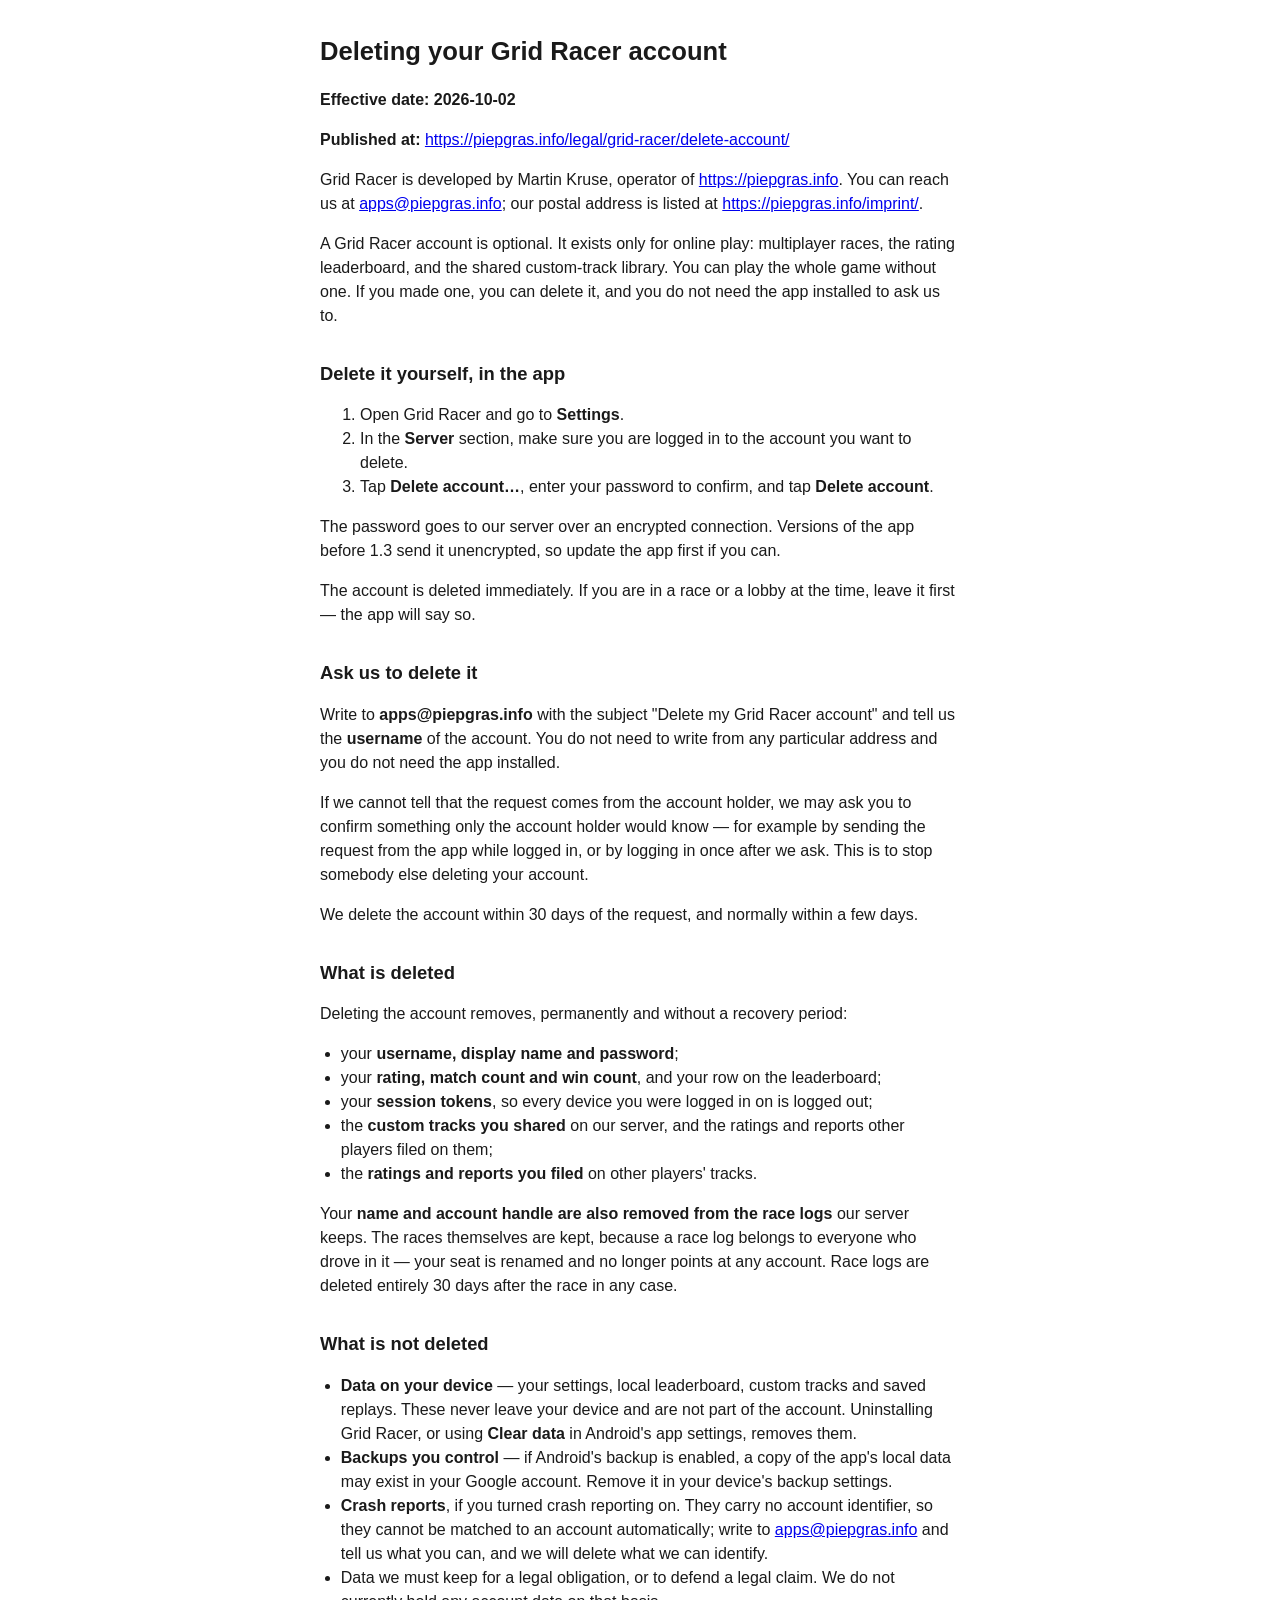
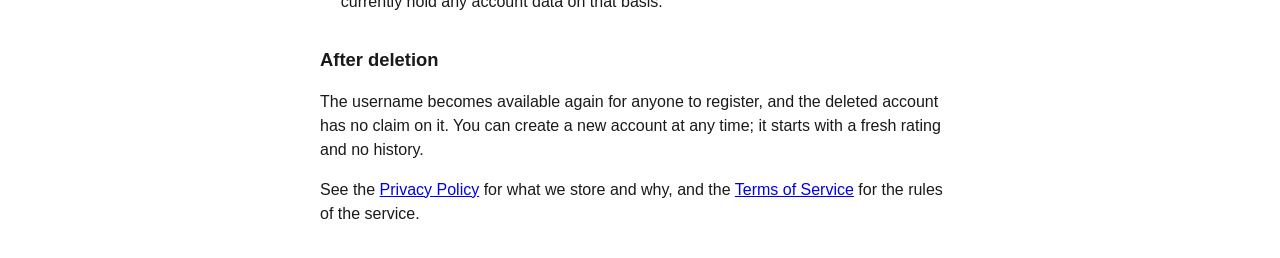
<file: legal/delete-account.html>
<!doctype html>
<html lang="en">
<head>
<meta charset="utf-8">
<meta name="viewport" content="width=device-width, initial-scale=1">
<title>Deleting your Grid Racer account - Grid Racer</title>
<style>
  body { font-family: -apple-system, Segoe UI, Roboto, sans-serif; max-width: 40rem;
         margin: 2rem auto; padding: 0 1rem; line-height: 1.5; color: #1a1a1a; }
  h1 { font-size: 1.6rem; }
  h2 { font-size: 1.15rem; margin-top: 2rem; }
  h3 { font-size: 1rem; margin-top: 1.4rem; }
  ul { padding-left: 1.3rem; }
  code { background: #f5f5f5; padding: 0.1rem 0.3rem; border-radius: 3px; font-size: 0.9em; }
  @media (prefers-color-scheme: dark) {
    body { background: #16181c; color: #e6e6e6; }
    code { background: #22252b; }
    a { color: #7fb0ff; }
  }
</style>
</head>
<body>
<h1>Deleting your Grid Racer account</h1>
<p><strong>Effective date: 2026-10-02</strong></p>
<p><strong>Published at:</strong> <a href="https://piepgras.info/legal/grid-racer/delete-account/" target="_blank" rel="noopener">https://piepgras.info/legal/grid-racer/delete-account/</a></p>
<p>Grid Racer is developed by Martin Kruse, operator of <a href="https://piepgras.info" target="_blank" rel="noopener">https://piepgras.info</a>. You can reach us at <a href="mailto:apps@piepgras.info">apps@piepgras.info</a>; our postal address is listed at <a href="https://piepgras.info/imprint/" target="_blank" rel="noopener">https://piepgras.info/imprint/</a>.</p>
<p>A Grid Racer account is optional. It exists only for online play: multiplayer races, the rating leaderboard, and the shared custom-track library. You can play the whole game without one. If you made one, you can delete it, and you do not need the app installed to ask us to.</p>
<h2>Delete it yourself, in the app</h2>
<ol>
<li>Open Grid Racer and go to <strong>Settings</strong>.</li>
<li>In the <strong>Server</strong> section, make sure you are logged in to the account you want to delete.</li>
<li>Tap <strong>Delete account…</strong>, enter your password to confirm, and tap <strong>Delete account</strong>.</li>
</ol>
<p>The password goes to our server over an encrypted connection. Versions of the app before 1.3 send it unencrypted, so update the app first if you can.</p>
<p>The account is deleted immediately. If you are in a race or a lobby at the time, leave it first — the app will say so.</p>
<h2>Ask us to delete it</h2>
<p>Write to <strong>apps@piepgras.info</strong> with the subject &quot;Delete my Grid Racer account&quot; and tell us the <strong>username</strong> of the account. You do not need to write from any particular address and you do not need the app installed.</p>
<p>If we cannot tell that the request comes from the account holder, we may ask you to confirm something only the account holder would know — for example by sending the request from the app while logged in, or by logging in once after we ask. This is to stop somebody else deleting your account.</p>
<p>We delete the account within 30 days of the request, and normally within a few days.</p>
<h2>What is deleted</h2>
<p>Deleting the account removes, permanently and without a recovery period:</p>
<ul>
<li>your <strong>username, display name and password</strong>;</li>
<li>your <strong>rating, match count and win count</strong>, and your row on the leaderboard;</li>
<li>your <strong>session tokens</strong>, so every device you were logged in on is logged out;</li>
<li>the <strong>custom tracks you shared</strong> on our server, and the ratings and reports other players filed on them;</li>
<li>the <strong>ratings and reports you filed</strong> on other players&#x27; tracks.</li>
</ul>
<p>Your <strong>name and account handle are also removed from the race logs</strong> our server keeps. The races themselves are kept, because a race log belongs to everyone who drove in it — your seat is renamed and no longer points at any account. Race logs are deleted entirely 30 days after the race in any case.</p>
<h2>What is not deleted</h2>
<ul>
<li><strong>Data on your device</strong> — your settings, local leaderboard, custom tracks and saved replays. These never leave your device and are not part of the account. Uninstalling Grid Racer, or using <strong>Clear data</strong> in Android&#x27;s app settings, removes them.</li>
<li><strong>Backups you control</strong> — if Android&#x27;s backup is enabled, a copy of the app&#x27;s local data may exist in your Google account. Remove it in your device&#x27;s backup settings.</li>
<li><strong>Crash reports</strong>, if you turned crash reporting on. They carry no account identifier, so they cannot be matched to an account automatically; write to <a href="mailto:apps@piepgras.info">apps@piepgras.info</a> and tell us what you can, and we will delete what we can identify.</li>
<li>Data we must keep for a legal obligation, or to defend a legal claim. We do not currently hold any account data on that basis.</li>
</ul>
<h2>After deletion</h2>
<p>The username becomes available again for anyone to register, and the deleted account has no claim on it. You can create a new account at any time; it starts with a fresh rating and no history.</p>
<p>See the <a href="privacy-policy.html">Privacy Policy</a> for what we store and why, and the <a href="terms-of-service.html">Terms of Service</a> for the rules of the service.</p>
</body>
</html>
</file>
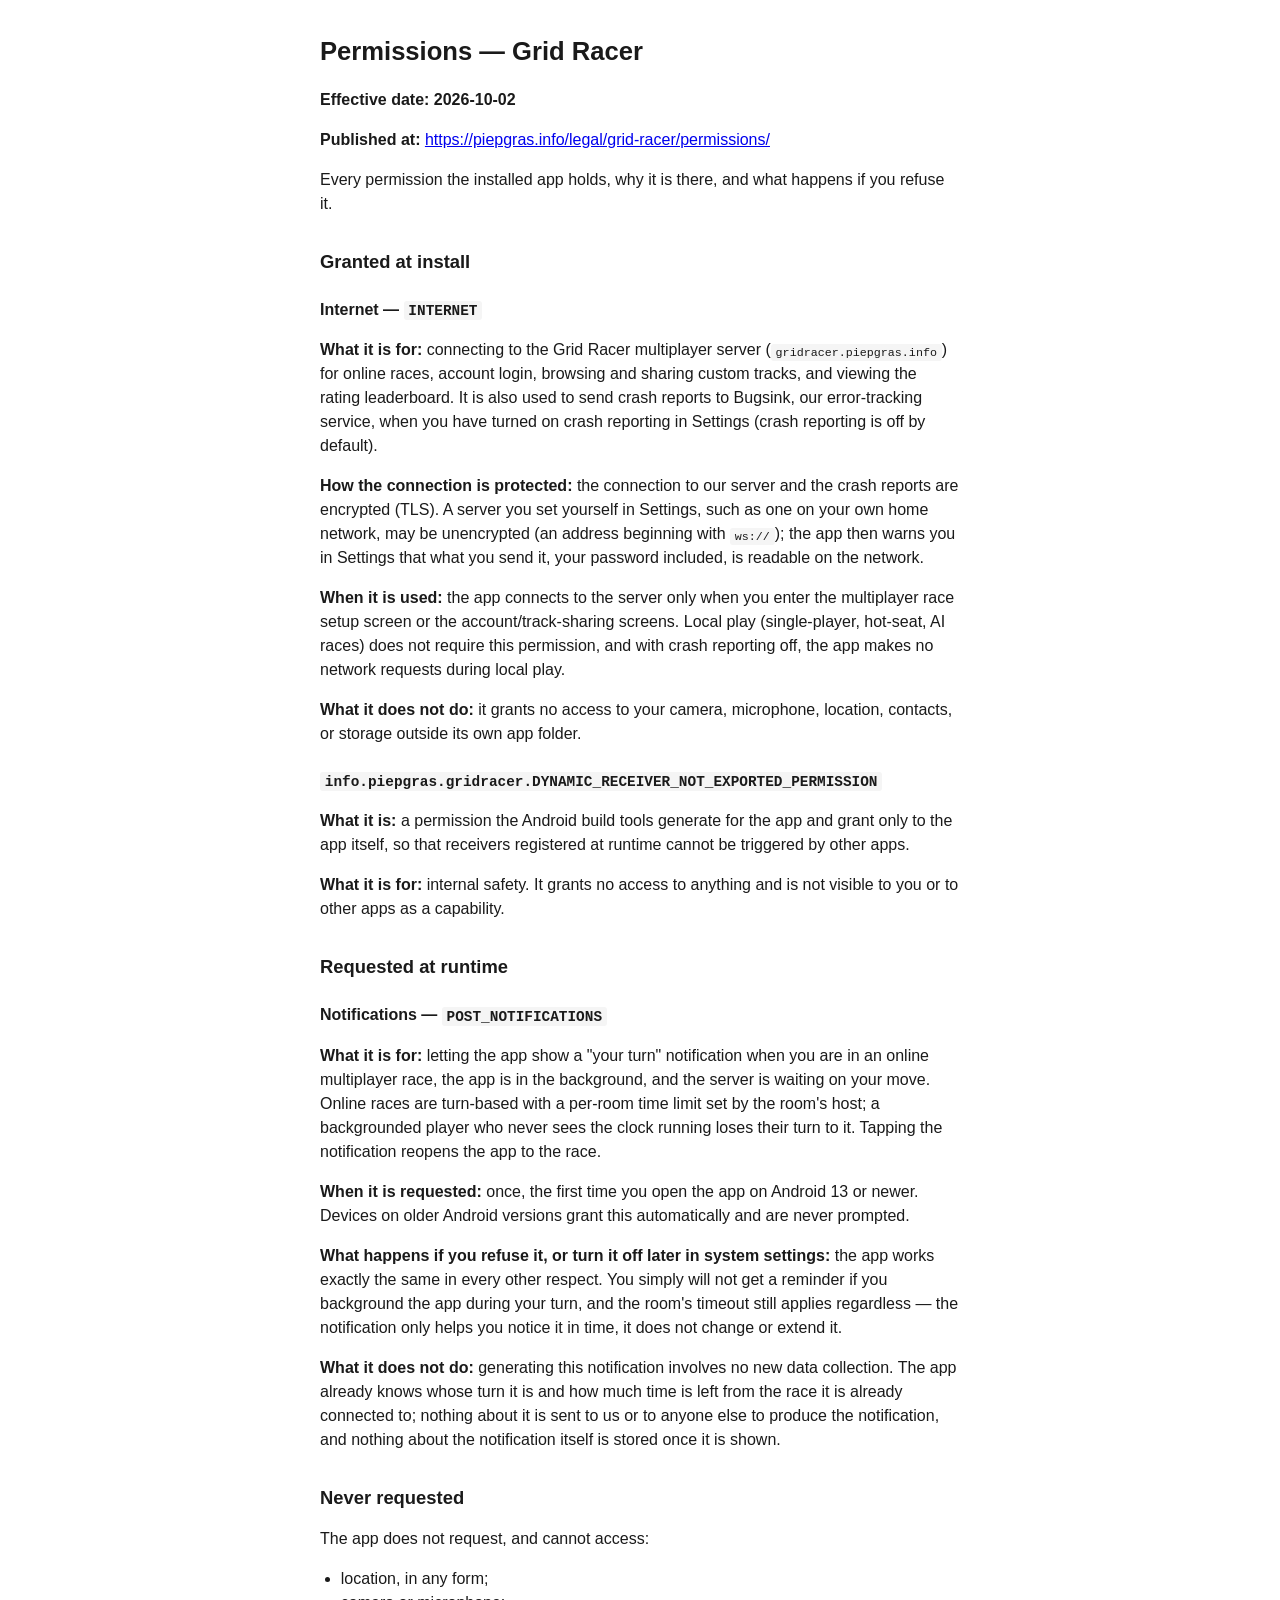
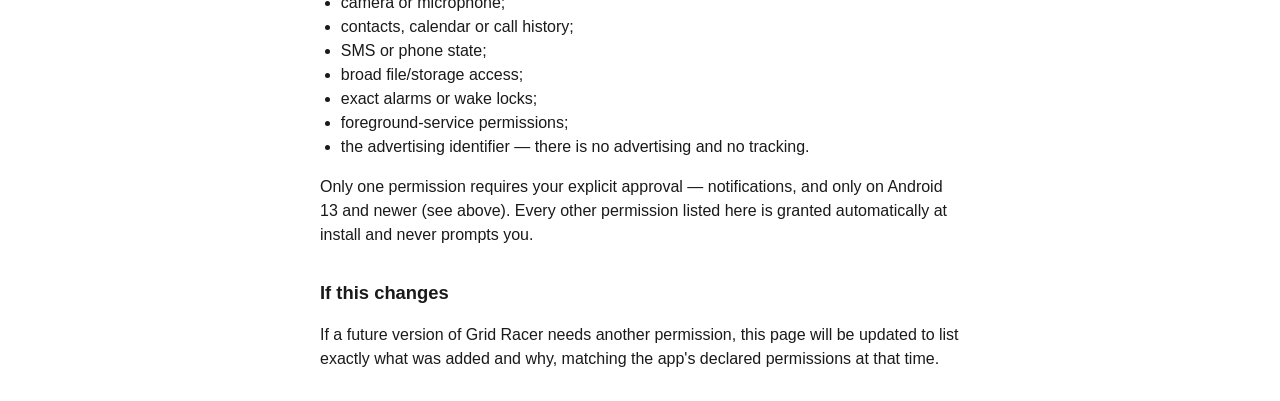
<file: legal/permissions.html>
<!doctype html>
<html lang="en">
<head>
<meta charset="utf-8">
<meta name="viewport" content="width=device-width, initial-scale=1">
<title>Permissions — Grid Racer - Grid Racer</title>
<style>
  body { font-family: -apple-system, Segoe UI, Roboto, sans-serif; max-width: 40rem;
         margin: 2rem auto; padding: 0 1rem; line-height: 1.5; color: #1a1a1a; }
  h1 { font-size: 1.6rem; }
  h2 { font-size: 1.15rem; margin-top: 2rem; }
  h3 { font-size: 1rem; margin-top: 1.4rem; }
  ul { padding-left: 1.3rem; }
  code { background: #f5f5f5; padding: 0.1rem 0.3rem; border-radius: 3px; font-size: 0.9em; }
  @media (prefers-color-scheme: dark) {
    body { background: #16181c; color: #e6e6e6; }
    code { background: #22252b; }
    a { color: #7fb0ff; }
  }
</style>
</head>
<body>
<h1>Permissions — Grid Racer</h1>
<p><strong>Effective date: 2026-10-02</strong></p>
<p><strong>Published at:</strong> <a href="https://piepgras.info/legal/grid-racer/permissions/" target="_blank" rel="noopener">https://piepgras.info/legal/grid-racer/permissions/</a></p>
<p>Every permission the installed app holds, why it is there, and what happens if you refuse it.</p>
<h2>Granted at install</h2>
<h3>Internet — <code>INTERNET</code></h3>
<p><strong>What it is for:</strong> connecting to the Grid Racer multiplayer server (<code>gridracer.piepgras.info</code>) for online races, account login, browsing and sharing custom tracks, and viewing the rating leaderboard. It is also used to send crash reports to Bugsink, our error-tracking service, when you have turned on crash reporting in Settings (crash reporting is off by default).</p>
<p><strong>How the connection is protected:</strong> the connection to our server and the crash reports are encrypted (TLS). A server you set yourself in Settings, such as one on your own home network, may be unencrypted (an address beginning with <code>ws://</code>); the app then warns you in Settings that what you send it, your password included, is readable on the network.</p>
<p><strong>When it is used:</strong> the app connects to the server only when you enter the multiplayer race setup screen or the account/track-sharing screens. Local play (single-player, hot-seat, AI races) does not require this permission, and with crash reporting off, the app makes no network requests during local play.</p>
<p><strong>What it does not do:</strong> it grants no access to your camera, microphone, location, contacts, or storage outside its own app folder.</p>
<h3><code>info.piepgras.gridracer.DYNAMIC_RECEIVER_NOT_EXPORTED_PERMISSION</code></h3>
<p><strong>What it is:</strong> a permission the Android build tools generate for the app and grant only to the app itself, so that receivers registered at runtime cannot be triggered by other apps.</p>
<p><strong>What it is for:</strong> internal safety. It grants no access to anything and is not visible to you or to other apps as a capability.</p>
<h2>Requested at runtime</h2>
<h3>Notifications — <code>POST_NOTIFICATIONS</code></h3>
<p><strong>What it is for:</strong> letting the app show a &quot;your turn&quot; notification when you are in an online multiplayer race, the app is in the background, and the server is waiting on your move. Online races are turn-based with a per-room time limit set by the room&#x27;s host; a backgrounded player who never sees the clock running loses their turn to it. Tapping the notification reopens the app to the race.</p>
<p><strong>When it is requested:</strong> once, the first time you open the app on Android 13 or newer. Devices on older Android versions grant this automatically and are never prompted.</p>
<p><strong>What happens if you refuse it, or turn it off later in system settings:</strong> the app works exactly the same in every other respect. You simply will not get a reminder if you background the app during your turn, and the room&#x27;s timeout still applies regardless — the notification only helps you notice it in time, it does not change or extend it.</p>
<p><strong>What it does not do:</strong> generating this notification involves no new data collection. The app already knows whose turn it is and how much time is left from the race it is already connected to; nothing about it is sent to us or to anyone else to produce the notification, and nothing about the notification itself is stored once it is shown.</p>
<h2>Never requested</h2>
<p>The app does not request, and cannot access:</p>
<ul>
<li>location, in any form;</li>
<li>camera or microphone;</li>
<li>contacts, calendar or call history;</li>
<li>SMS or phone state;</li>
<li>broad file/storage access;</li>
<li>exact alarms or wake locks;</li>
<li>foreground-service permissions;</li>
<li>the advertising identifier — there is no advertising and no tracking.</li>
</ul>
<p>Only one permission requires your explicit approval — notifications, and only on Android 13 and newer (see above). Every other permission listed here is granted automatically at install and never prompts you.</p>
<h2>If this changes</h2>
<p>If a future version of Grid Racer needs another permission, this page will be updated to list exactly what was added and why, matching the app&#x27;s declared permissions at that time.</p>
</body>
</html>
</file>
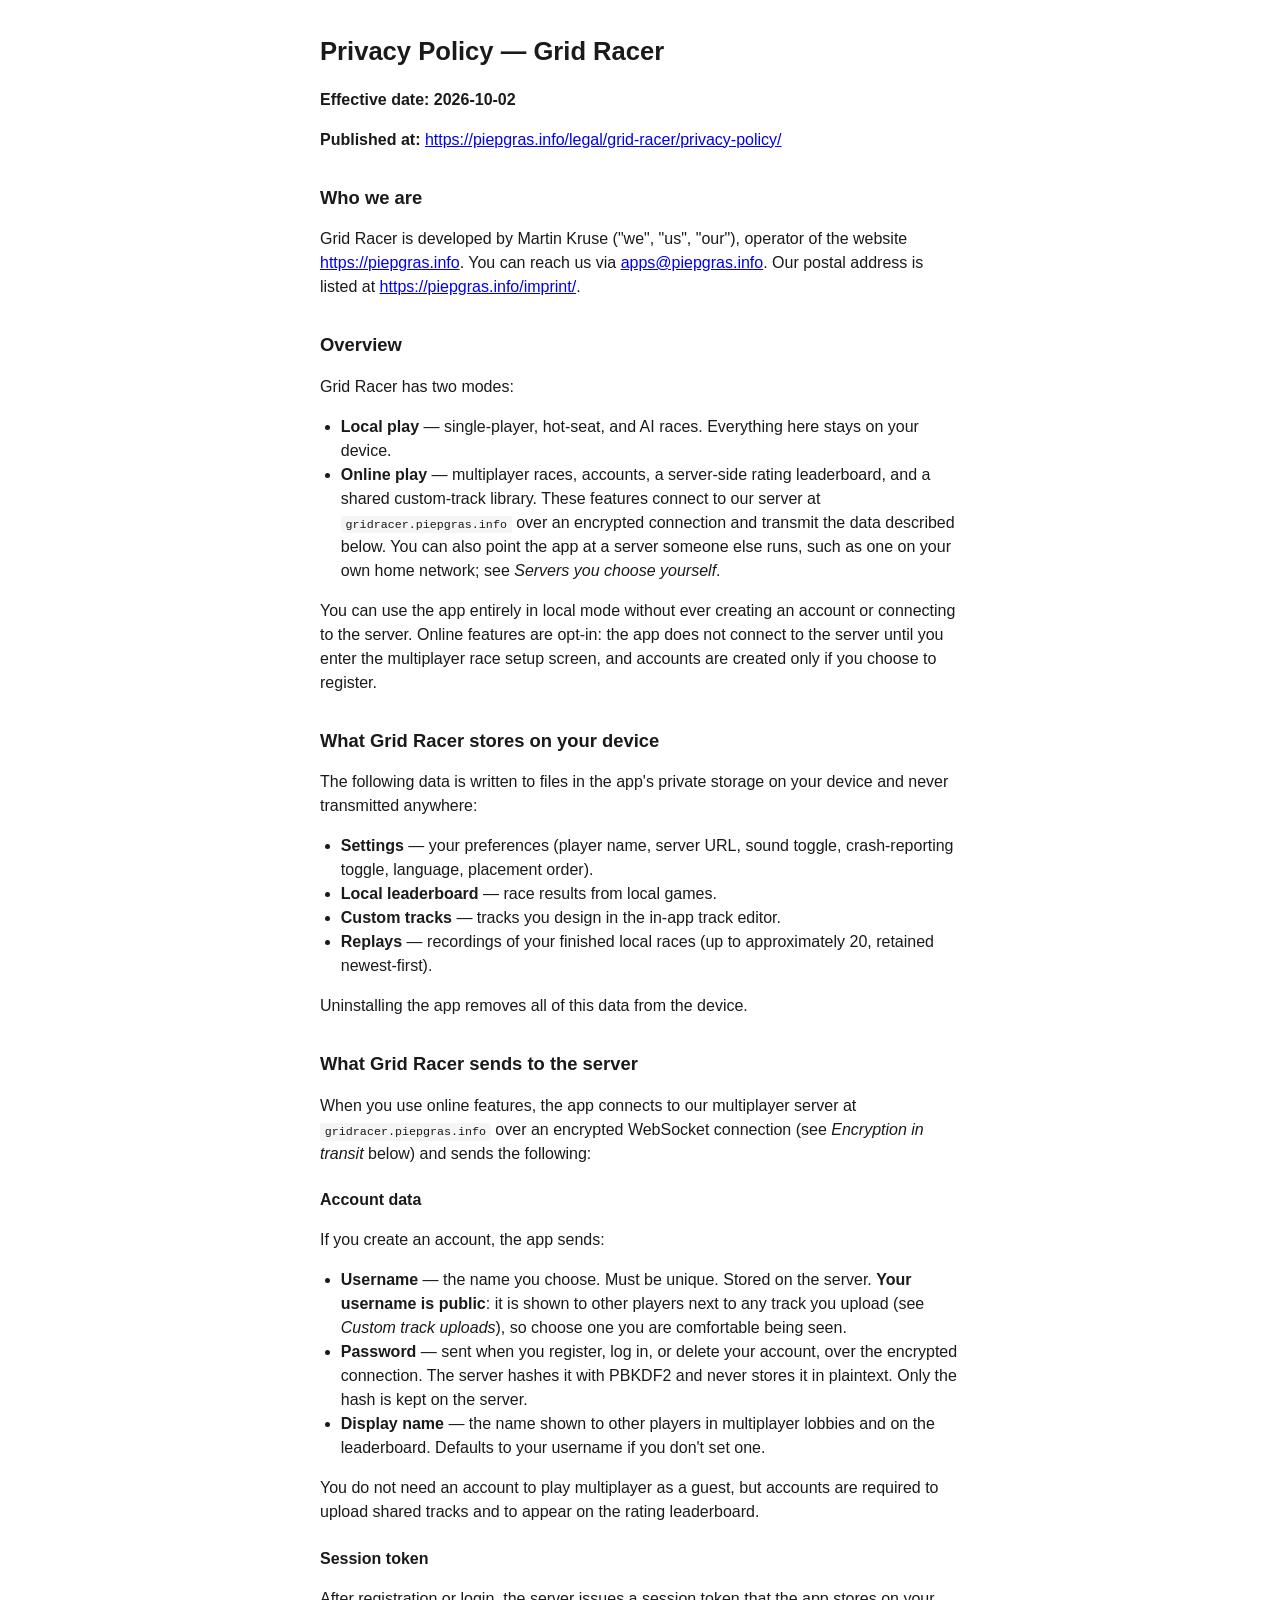
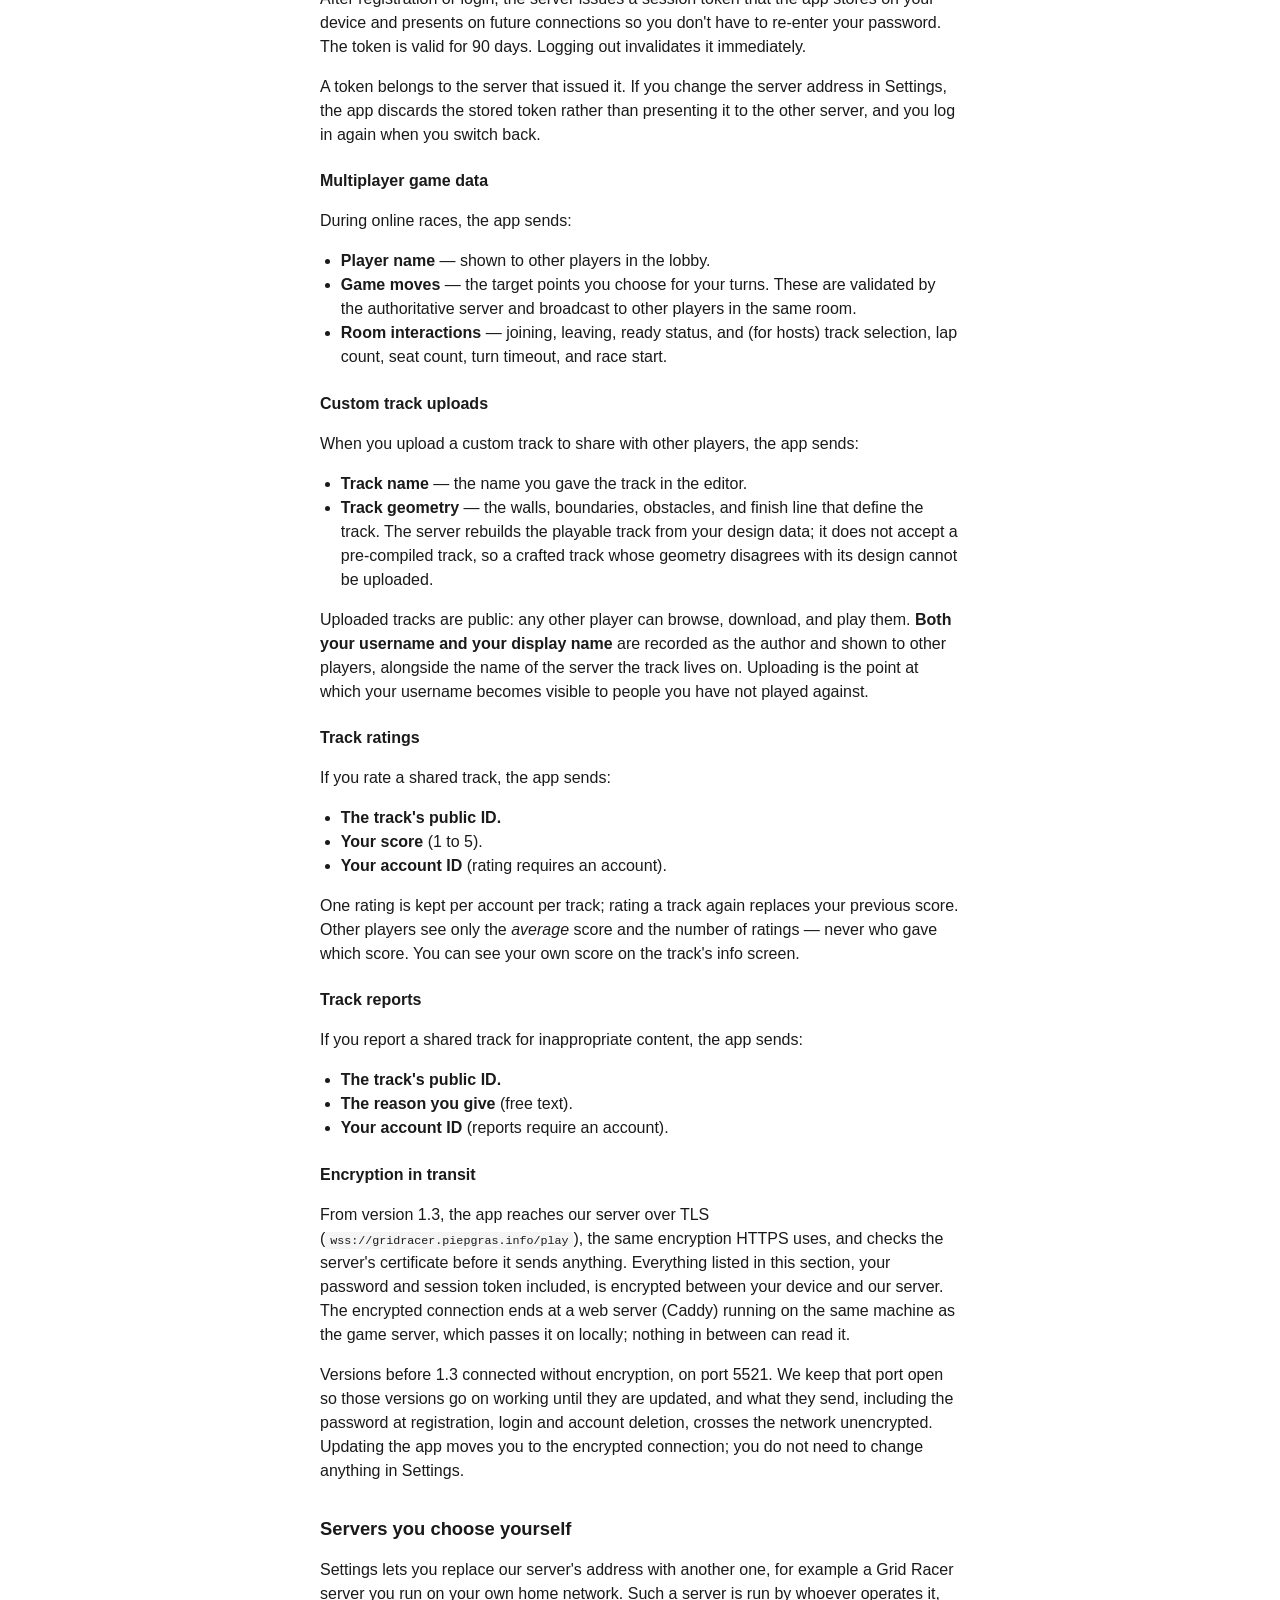
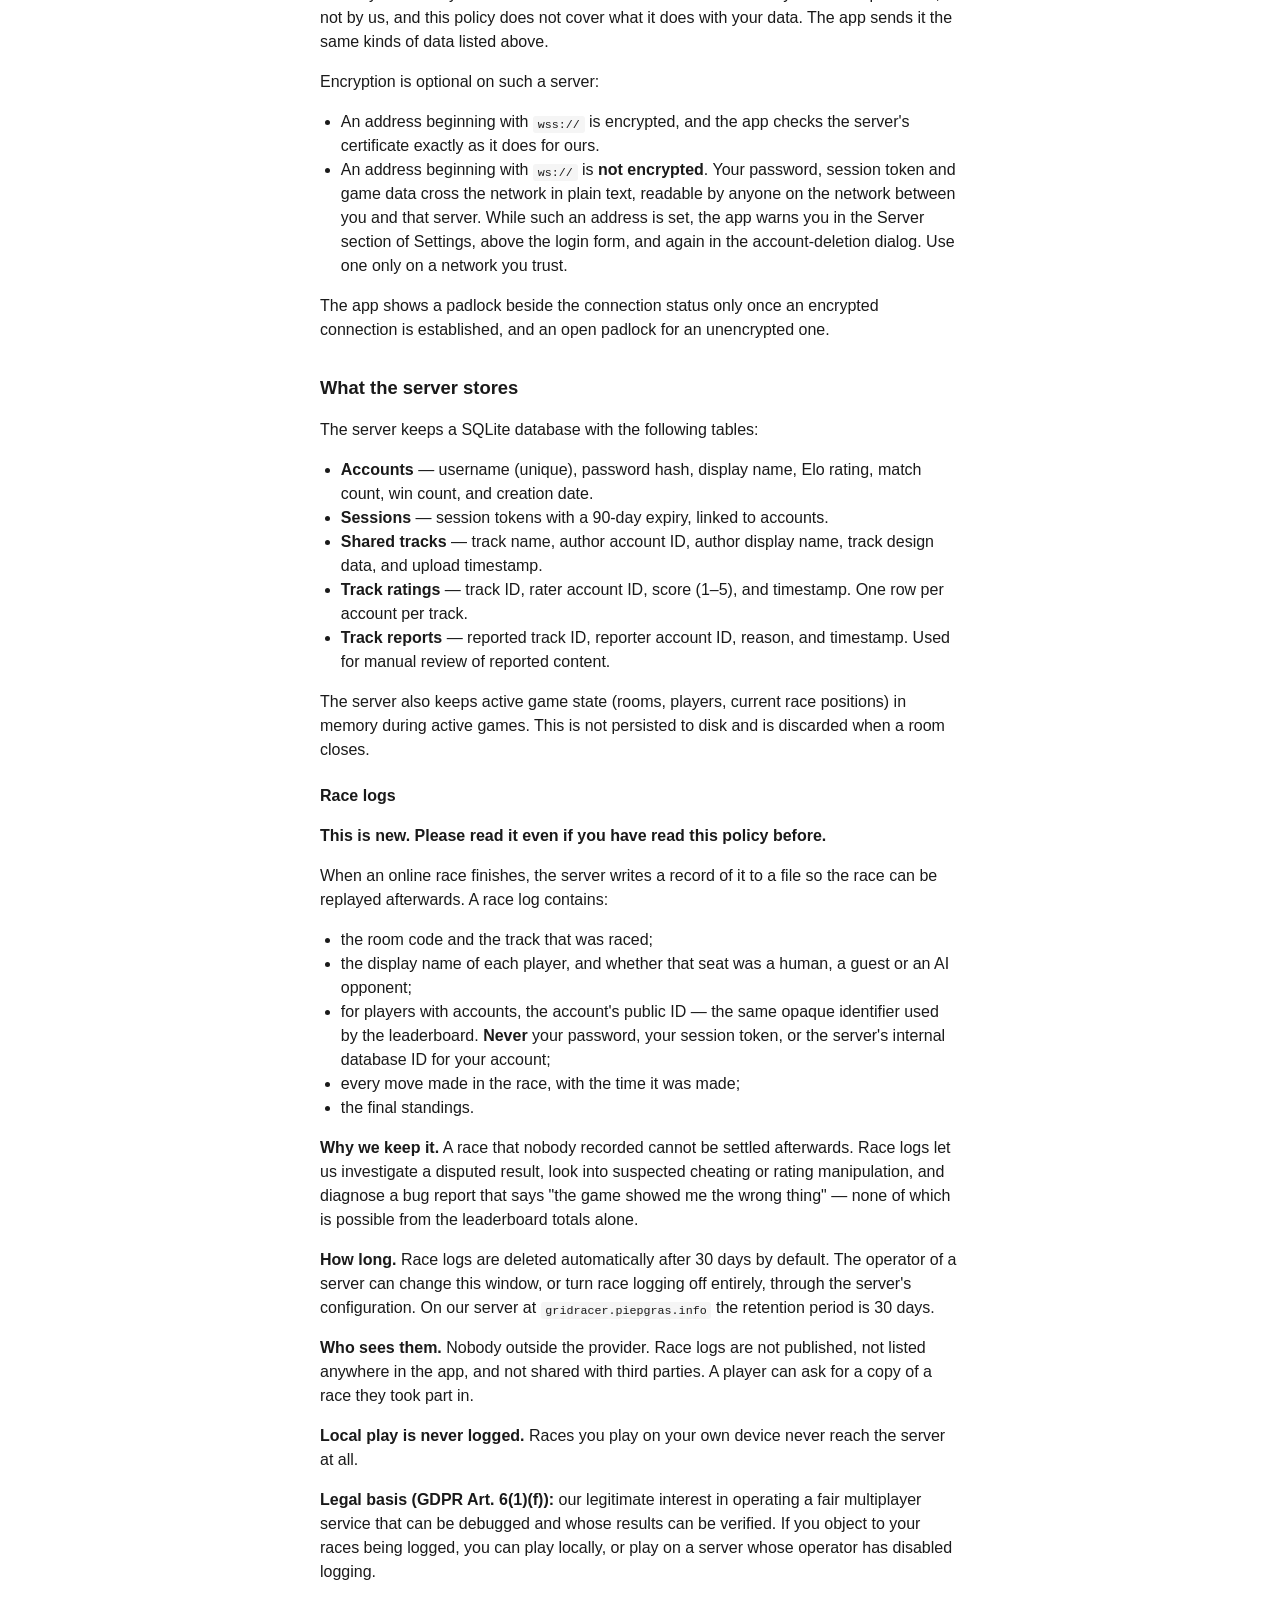
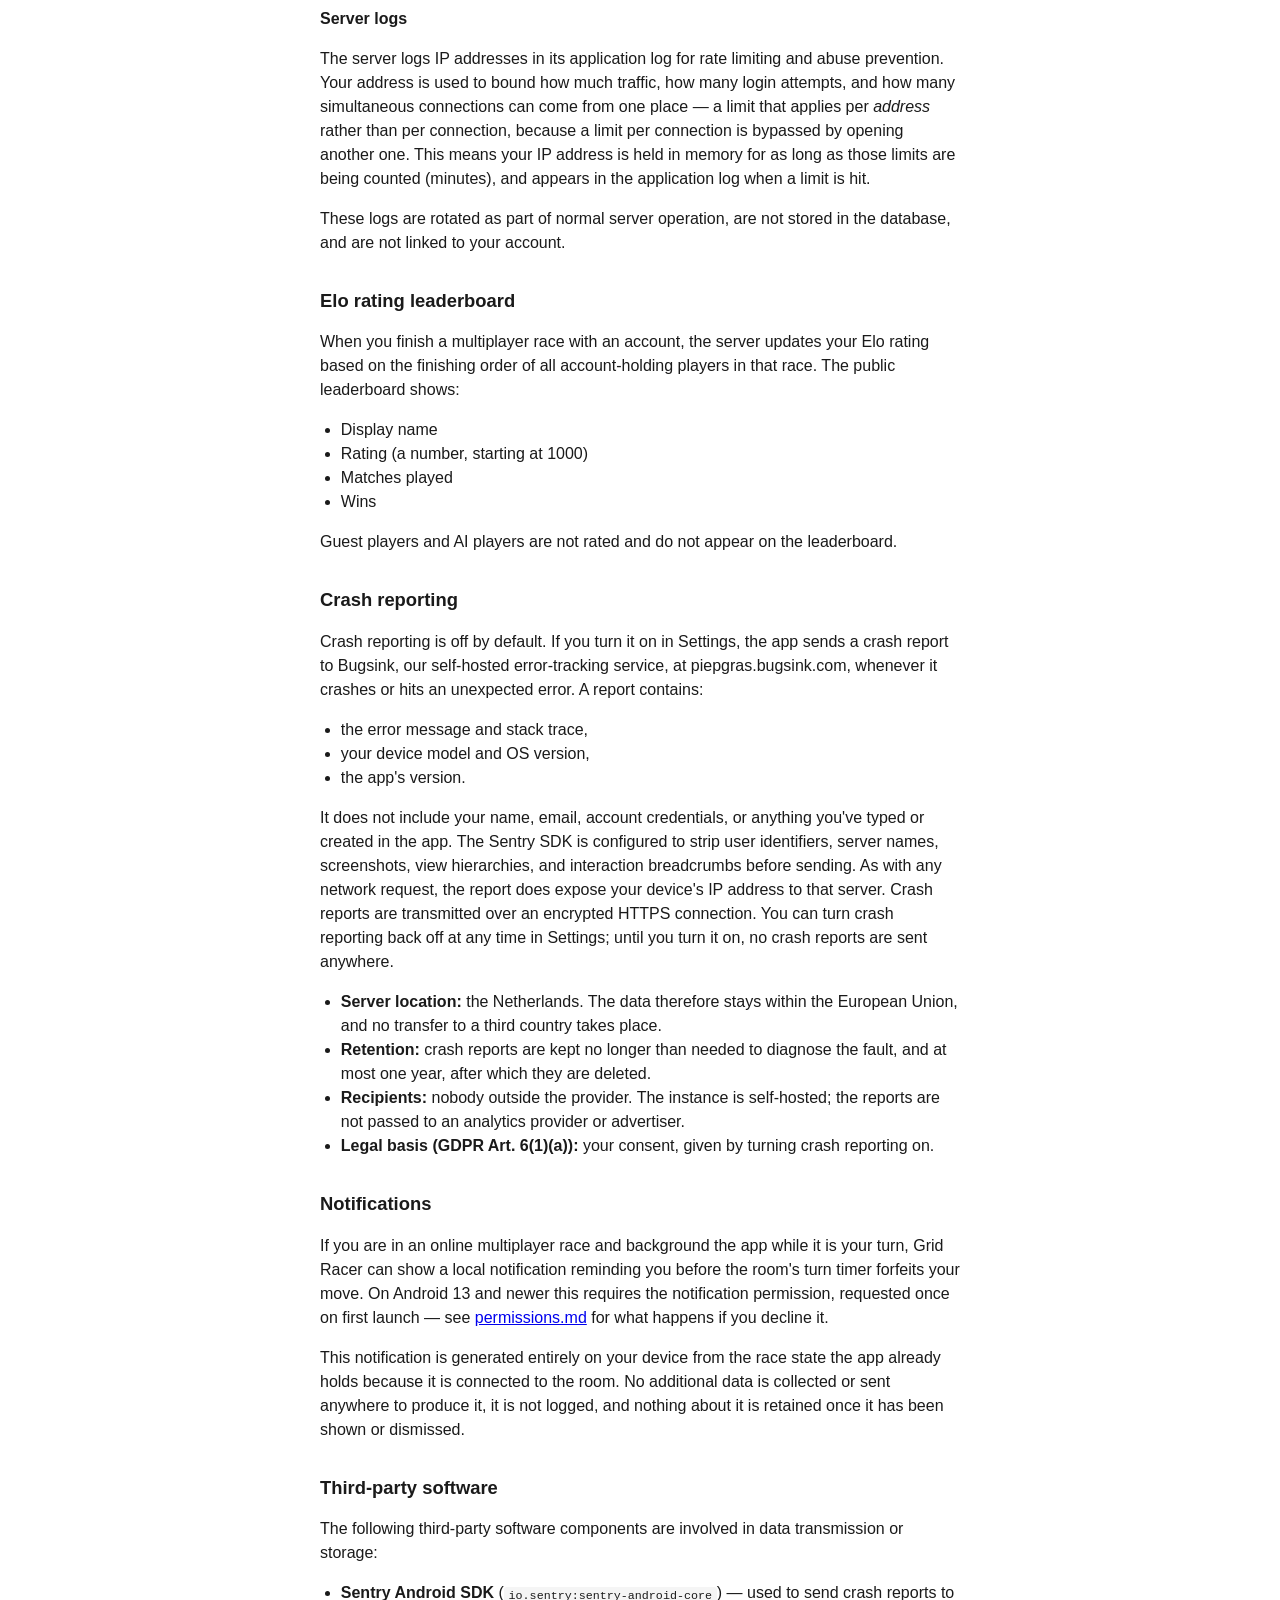
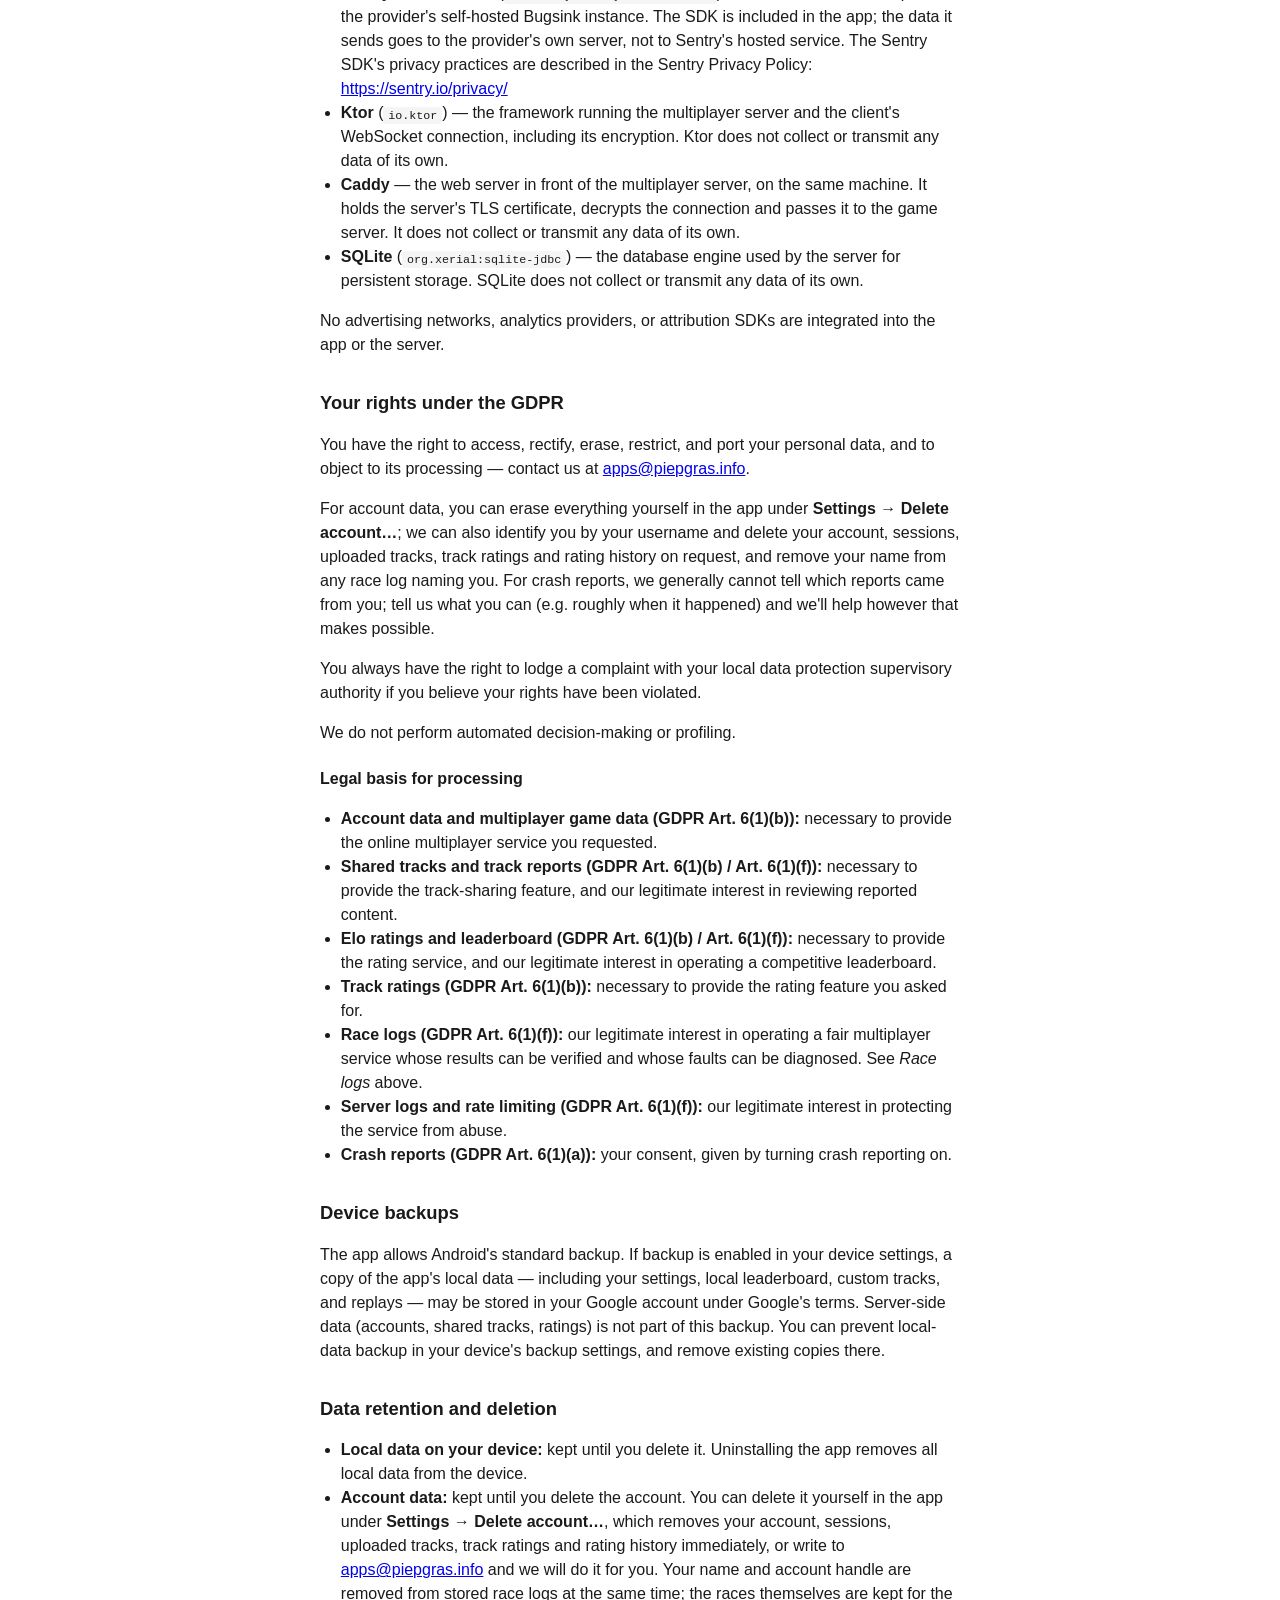
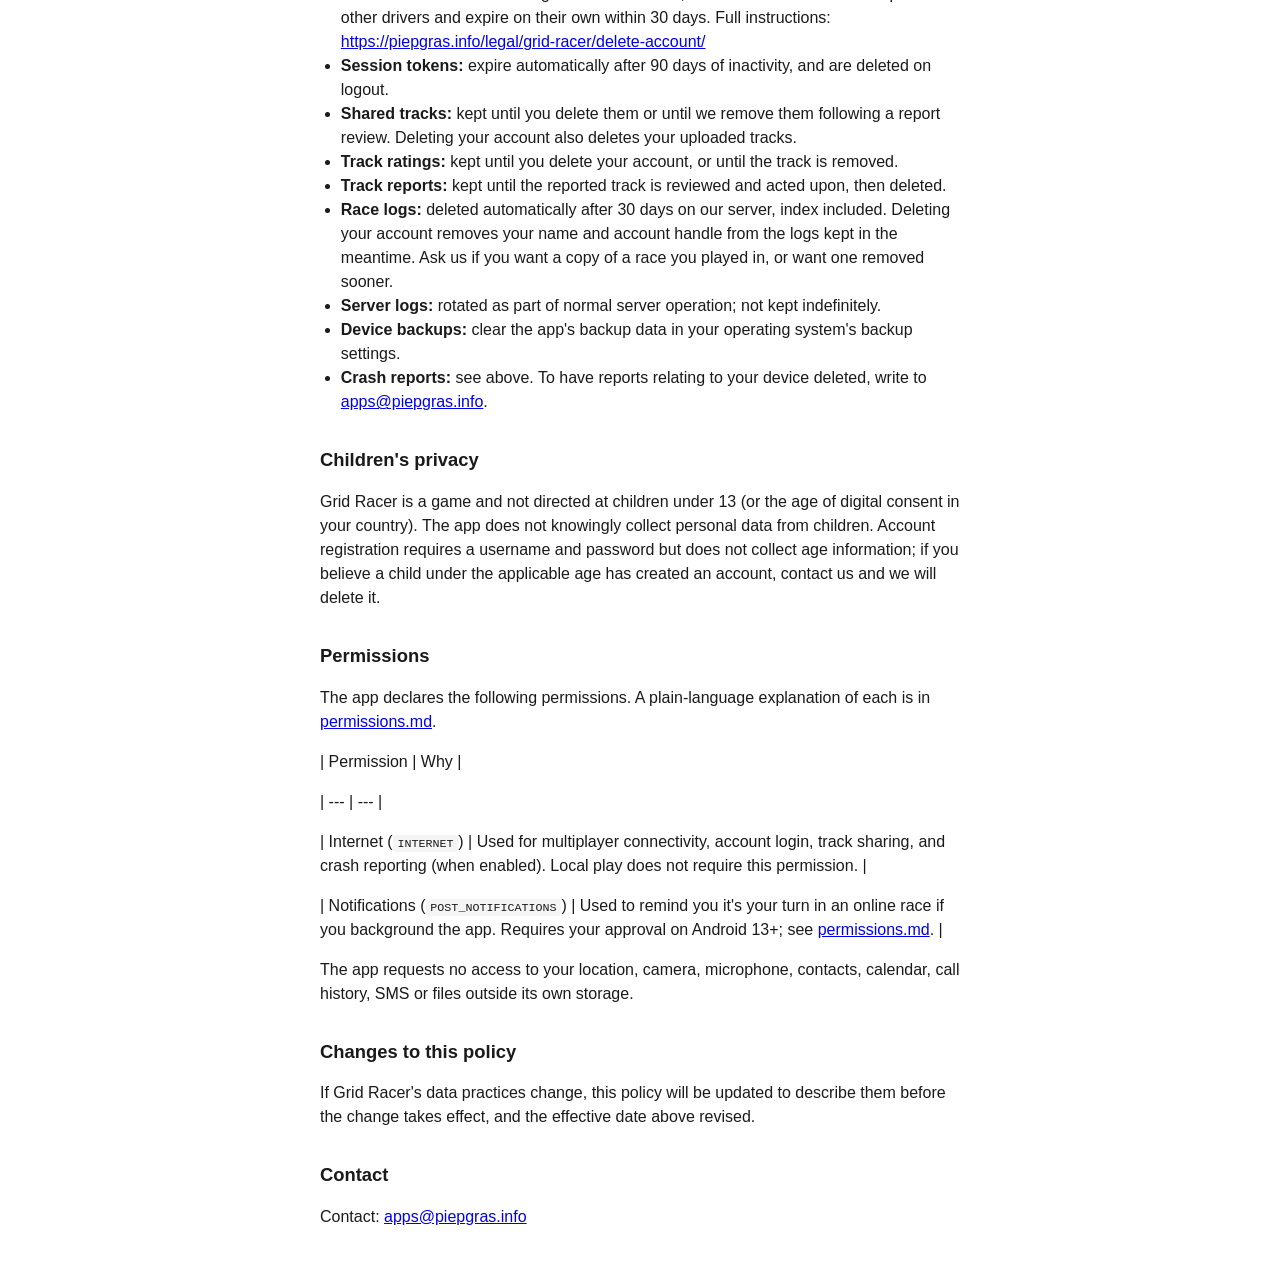
<file: legal/privacy-policy.html>
<!doctype html>
<html lang="en">
<head>
<meta charset="utf-8">
<meta name="viewport" content="width=device-width, initial-scale=1">
<title>Privacy Policy — Grid Racer - Grid Racer</title>
<style>
  body { font-family: -apple-system, Segoe UI, Roboto, sans-serif; max-width: 40rem;
         margin: 2rem auto; padding: 0 1rem; line-height: 1.5; color: #1a1a1a; }
  h1 { font-size: 1.6rem; }
  h2 { font-size: 1.15rem; margin-top: 2rem; }
  h3 { font-size: 1rem; margin-top: 1.4rem; }
  ul { padding-left: 1.3rem; }
  code { background: #f5f5f5; padding: 0.1rem 0.3rem; border-radius: 3px; font-size: 0.9em; }
  @media (prefers-color-scheme: dark) {
    body { background: #16181c; color: #e6e6e6; }
    code { background: #22252b; }
    a { color: #7fb0ff; }
  }
</style>
</head>
<body>
<h1>Privacy Policy — Grid Racer</h1>
<p><strong>Effective date: 2026-10-02</strong></p>
<p><strong>Published at:</strong> <a href="https://piepgras.info/legal/grid-racer/privacy-policy/" target="_blank" rel="noopener">https://piepgras.info/legal/grid-racer/privacy-policy/</a></p>
<h2>Who we are</h2>
<p>Grid Racer is developed by Martin Kruse (&quot;we&quot;, &quot;us&quot;, &quot;our&quot;), operator of the website <a href="https://piepgras.info" target="_blank" rel="noopener">https://piepgras.info</a>. You can reach us via <a href="mailto:apps@piepgras.info">apps@piepgras.info</a>. Our postal address is listed at <a href="https://piepgras.info/imprint/" target="_blank" rel="noopener">https://piepgras.info/imprint/</a>.</p>
<h2>Overview</h2>
<p>Grid Racer has two modes:</p>
<ul>
<li><strong>Local play</strong> — single-player, hot-seat, and AI races. Everything here stays on your device.</li>
<li><strong>Online play</strong> — multiplayer races, accounts, a server-side rating leaderboard, and a shared custom-track library. These features connect to our server at <code>gridracer.piepgras.info</code> over an encrypted connection and transmit the data described below. You can also point the app at a server someone else runs, such as one on your own home network; see <em>Servers you choose yourself</em>.</li>
</ul>
<p>You can use the app entirely in local mode without ever creating an account or connecting to the server. Online features are opt-in: the app does not connect to the server until you enter the multiplayer race setup screen, and accounts are created only if you choose to register.</p>
<h2>What Grid Racer stores on your device</h2>
<p>The following data is written to files in the app&#x27;s private storage on your device and never transmitted anywhere:</p>
<ul>
<li><strong>Settings</strong> — your preferences (player name, server URL, sound toggle, crash-reporting toggle, language, placement order).</li>
<li><strong>Local leaderboard</strong> — race results from local games.</li>
<li><strong>Custom tracks</strong> — tracks you design in the in-app track editor.</li>
<li><strong>Replays</strong> — recordings of your finished local races (up to approximately 20, retained newest-first).</li>
</ul>
<p>Uninstalling the app removes all of this data from the device.</p>
<h2>What Grid Racer sends to the server</h2>
<p>When you use online features, the app connects to our multiplayer server at <code>gridracer.piepgras.info</code> over an encrypted WebSocket connection (see <em>Encryption in transit</em> below) and sends the following:</p>
<h3>Account data</h3>
<p>If you create an account, the app sends:</p>
<ul>
<li><strong>Username</strong> — the name you choose. Must be unique. Stored on the server. <strong>Your username is public</strong>: it is shown to other players next to any track you upload (see <em>Custom track uploads</em>), so choose one you are comfortable being seen.</li>
<li><strong>Password</strong> — sent when you register, log in, or delete your account, over the encrypted connection. The server hashes it with PBKDF2 and never stores it in plaintext. Only the hash is kept on the server.</li>
<li><strong>Display name</strong> — the name shown to other players in multiplayer lobbies and on the leaderboard. Defaults to your username if you don&#x27;t set one.</li>
</ul>
<p>You do not need an account to play multiplayer as a guest, but accounts are required to upload shared tracks and to appear on the rating leaderboard.</p>
<h3>Session token</h3>
<p>After registration or login, the server issues a session token that the app stores on your device and presents on future connections so you don&#x27;t have to re-enter your password. The token is valid for 90 days. Logging out invalidates it immediately.</p>
<p>A token belongs to the server that issued it. If you change the server address in Settings, the app discards the stored token rather than presenting it to the other server, and you log in again when you switch back.</p>
<h3>Multiplayer game data</h3>
<p>During online races, the app sends:</p>
<ul>
<li><strong>Player name</strong> — shown to other players in the lobby.</li>
<li><strong>Game moves</strong> — the target points you choose for your turns. These are validated by the authoritative server and broadcast to other players in the same room.</li>
<li><strong>Room interactions</strong> — joining, leaving, ready status, and (for hosts) track selection, lap count, seat count, turn timeout, and race start.</li>
</ul>
<h3>Custom track uploads</h3>
<p>When you upload a custom track to share with other players, the app sends:</p>
<ul>
<li><strong>Track name</strong> — the name you gave the track in the editor.</li>
<li><strong>Track geometry</strong> — the walls, boundaries, obstacles, and finish line that define the track. The server rebuilds the playable track from your design data; it does not accept a pre-compiled track, so a crafted track whose geometry disagrees with its design cannot be uploaded.</li>
</ul>
<p>Uploaded tracks are public: any other player can browse, download, and play them. <strong>Both your username and your display name</strong> are recorded as the author and shown to other players, alongside the name of the server the track lives on. Uploading is the point at which your username becomes visible to people you have not played against.</p>
<h3>Track ratings</h3>
<p>If you rate a shared track, the app sends:</p>
<ul>
<li><strong>The track&#x27;s public ID.</strong></li>
<li><strong>Your score</strong> (1 to 5).</li>
<li><strong>Your account ID</strong> (rating requires an account).</li>
</ul>
<p>One rating is kept per account per track; rating a track again replaces your previous score. Other players see only the <em>average</em> score and the number of ratings — never who gave which score. You can see your own score on the track&#x27;s info screen.</p>
<h3>Track reports</h3>
<p>If you report a shared track for inappropriate content, the app sends:</p>
<ul>
<li><strong>The track&#x27;s public ID.</strong></li>
<li><strong>The reason you give</strong> (free text).</li>
<li><strong>Your account ID</strong> (reports require an account).</li>
</ul>
<h3>Encryption in transit</h3>
<p>From version 1.3, the app reaches our server over TLS (<code>wss://gridracer.piepgras.info/play</code>), the same encryption HTTPS uses, and checks the server&#x27;s certificate before it sends anything. Everything listed in this section, your password and session token included, is encrypted between your device and our server. The encrypted connection ends at a web server (Caddy) running on the same machine as the game server, which passes it on locally; nothing in between can read it.</p>
<p>Versions before 1.3 connected without encryption, on port 5521. We keep that port open so those versions go on working until they are updated, and what they send, including the password at registration, login and account deletion, crosses the network unencrypted. Updating the app moves you to the encrypted connection; you do not need to change anything in Settings.</p>
<h2>Servers you choose yourself</h2>
<p>Settings lets you replace our server&#x27;s address with another one, for example a Grid Racer server you run on your own home network. Such a server is run by whoever operates it, not by us, and this policy does not cover what it does with your data. The app sends it the same kinds of data listed above.</p>
<p>Encryption is optional on such a server:</p>
<ul>
<li>An address beginning with <code>wss://</code> is encrypted, and the app checks the server&#x27;s certificate exactly as it does for ours.</li>
<li>An address beginning with <code>ws://</code> is <strong>not encrypted</strong>. Your password, session token and game data cross the network in plain text, readable by anyone on the network between you and that server. While such an address is set, the app warns you in the Server section of Settings, above the login form, and again in the account-deletion dialog. Use one only on a network you trust.</li>
</ul>
<p>The app shows a padlock beside the connection status only once an encrypted connection is established, and an open padlock for an unencrypted one.</p>
<h2>What the server stores</h2>
<p>The server keeps a SQLite database with the following tables:</p>
<ul>
<li><strong>Accounts</strong> — username (unique), password hash, display name, Elo rating, match count, win count, and creation date.</li>
<li><strong>Sessions</strong> — session tokens with a 90-day expiry, linked to accounts.</li>
<li><strong>Shared tracks</strong> — track name, author account ID, author display name, track design data, and upload timestamp.</li>
<li><strong>Track ratings</strong> — track ID, rater account ID, score (1–5), and timestamp. One row per account per track.</li>
<li><strong>Track reports</strong> — reported track ID, reporter account ID, reason, and timestamp. Used for manual review of reported content.</li>
</ul>
<p>The server also keeps active game state (rooms, players, current race positions) in memory during active games. This is not persisted to disk and is discarded when a room closes.</p>
<h3>Race logs</h3>
<p><strong>This is new. Please read it even if you have read this policy before.</strong></p>
<p>When an online race finishes, the server writes a record of it to a file so the race can be replayed afterwards. A race log contains:</p>
<ul>
<li>the room code and the track that was raced;</li>
<li>the display name of each player, and whether that seat was a human, a guest or an AI opponent;</li>
<li>for players with accounts, the account&#x27;s public ID — the same opaque identifier used by the leaderboard. <strong>Never</strong> your password, your session token, or the server&#x27;s internal database ID for your account;</li>
<li>every move made in the race, with the time it was made;</li>
<li>the final standings.</li>
</ul>
<p><strong>Why we keep it.</strong> A race that nobody recorded cannot be settled afterwards. Race logs let us investigate a disputed result, look into suspected cheating or rating manipulation, and diagnose a bug report that says &quot;the game showed me the wrong thing&quot; — none of which is possible from the leaderboard totals alone.</p>
<p><strong>How long.</strong> Race logs are deleted automatically after 30 days by default. The operator of a server can change this window, or turn race logging off entirely, through the server&#x27;s configuration. On our server at <code>gridracer.piepgras.info</code> the retention period is 30 days.</p>
<p><strong>Who sees them.</strong> Nobody outside the provider. Race logs are not published, not listed anywhere in the app, and not shared with third parties. A player can ask for a copy of a race they took part in.</p>
<p><strong>Local play is never logged.</strong> Races you play on your own device never reach the server at all.</p>
<p><strong>Legal basis (GDPR Art. 6(1)(f)):</strong> our legitimate interest in operating a fair multiplayer service that can be debugged and whose results can be verified. If you object to your races being logged, you can play locally, or play on a server whose operator has disabled logging.</p>
<h3>Server logs</h3>
<p>The server logs IP addresses in its application log for rate limiting and abuse prevention. Your address is used to bound how much traffic, how many login attempts, and how many simultaneous connections can come from one place — a limit that applies per <em>address</em> rather than per connection, because a limit per connection is bypassed by opening another one. This means your IP address is held in memory for as long as those limits are being counted (minutes), and appears in the application log when a limit is hit.</p>
<p>These logs are rotated as part of normal server operation, are not stored in the database, and are not linked to your account.</p>
<h2>Elo rating leaderboard</h2>
<p>When you finish a multiplayer race with an account, the server updates your Elo rating based on the finishing order of all account-holding players in that race. The public leaderboard shows:</p>
<ul>
<li>Display name</li>
<li>Rating (a number, starting at 1000)</li>
<li>Matches played</li>
<li>Wins</li>
</ul>
<p>Guest players and AI players are not rated and do not appear on the leaderboard.</p>
<h2>Crash reporting</h2>
<p>Crash reporting is off by default. If you turn it on in Settings, the app sends a crash report to Bugsink, our self-hosted error-tracking service, at piepgras.bugsink.com, whenever it crashes or hits an unexpected error. A report contains:</p>
<ul>
<li>the error message and stack trace,</li>
<li>your device model and OS version,</li>
<li>the app&#x27;s version.</li>
</ul>
<p>It does not include your name, email, account credentials, or anything you&#x27;ve typed or created in the app. The Sentry SDK is configured to strip user identifiers, server names, screenshots, view hierarchies, and interaction breadcrumbs before sending. As with any network request, the report does expose your device&#x27;s IP address to that server. Crash reports are transmitted over an encrypted HTTPS connection. You can turn crash reporting back off at any time in Settings; until you turn it on, no crash reports are sent anywhere.</p>
<ul>
<li><strong>Server location:</strong> the Netherlands. The data therefore stays within the European Union, and no transfer to a third country takes place.</li>
<li><strong>Retention:</strong> crash reports are kept no longer than needed to diagnose the fault, and at most one year, after which they are deleted.</li>
<li><strong>Recipients:</strong> nobody outside the provider. The instance is self-hosted; the reports are not passed to an analytics provider or advertiser.</li>
<li><strong>Legal basis (GDPR Art. 6(1)(a)):</strong> your consent, given by turning crash reporting on.</li>
</ul>
<h2>Notifications</h2>
<p>If you are in an online multiplayer race and background the app while it is your turn, Grid Racer can show a local notification reminding you before the room&#x27;s turn timer forfeits your move. On Android 13 and newer this requires the notification permission, requested once on first launch — see <a href="permissions.html">permissions.md</a> for what happens if you decline it.</p>
<p>This notification is generated entirely on your device from the race state the app already holds because it is connected to the room. No additional data is collected or sent anywhere to produce it, it is not logged, and nothing about it is retained once it has been shown or dismissed.</p>
<h2>Third-party software</h2>
<p>The following third-party software components are involved in data transmission or storage:</p>
<ul>
<li><strong>Sentry Android SDK</strong> (<code>io.sentry:sentry-android-core</code>) — used to send crash reports to the provider&#x27;s self-hosted Bugsink instance. The SDK is included in the app; the data it sends goes to the provider&#x27;s own server, not to Sentry&#x27;s hosted service. The Sentry SDK&#x27;s privacy practices are described in the Sentry Privacy Policy: <a href="https://sentry.io/privacy/" target="_blank" rel="noopener">https://sentry.io/privacy/</a></li>
<li><strong>Ktor</strong> (<code>io.ktor</code>) — the framework running the multiplayer server and the client&#x27;s WebSocket connection, including its encryption. Ktor does not collect or transmit any data of its own.</li>
<li><strong>Caddy</strong> — the web server in front of the multiplayer server, on the same machine. It holds the server&#x27;s TLS certificate, decrypts the connection and passes it to the game server. It does not collect or transmit any data of its own.</li>
<li><strong>SQLite</strong> (<code>org.xerial:sqlite-jdbc</code>) — the database engine used by the server for persistent storage. SQLite does not collect or transmit any data of its own.</li>
</ul>
<p>No advertising networks, analytics providers, or attribution SDKs are integrated into the app or the server.</p>
<h2>Your rights under the GDPR</h2>
<p>You have the right to access, rectify, erase, restrict, and port your personal data, and to object to its processing — contact us at <a href="mailto:apps@piepgras.info">apps@piepgras.info</a>.</p>
<p>For account data, you can erase everything yourself in the app under <strong>Settings → Delete account…</strong>; we can also identify you by your username and delete your account, sessions, uploaded tracks, track ratings and rating history on request, and remove your name from any race log naming you. For crash reports, we generally cannot tell which reports came from you; tell us what you can (e.g. roughly when it happened) and we&#x27;ll help however that makes possible.</p>
<p>You always have the right to lodge a complaint with your local data protection supervisory authority if you believe your rights have been violated.</p>
<p>We do not perform automated decision-making or profiling.</p>
<h3>Legal basis for processing</h3>
<ul>
<li><strong>Account data and multiplayer game data (GDPR Art. 6(1)(b)):</strong> necessary to provide the online multiplayer service you requested.</li>
<li><strong>Shared tracks and track reports (GDPR Art. 6(1)(b) / Art. 6(1)(f)):</strong> necessary to provide the track-sharing feature, and our legitimate interest in reviewing reported content.</li>
<li><strong>Elo ratings and leaderboard (GDPR Art. 6(1)(b) / Art. 6(1)(f)):</strong> necessary to provide the rating service, and our legitimate interest in operating a competitive leaderboard.</li>
<li><strong>Track ratings (GDPR Art. 6(1)(b)):</strong> necessary to provide the rating feature you asked for.</li>
<li><strong>Race logs (GDPR Art. 6(1)(f)):</strong> our legitimate interest in operating a fair multiplayer service whose results can be verified and whose faults can be diagnosed. See <em>Race logs</em> above.</li>
<li><strong>Server logs and rate limiting (GDPR Art. 6(1)(f)):</strong> our legitimate interest in protecting the service from abuse.</li>
<li><strong>Crash reports (GDPR Art. 6(1)(a)):</strong> your consent, given by turning crash reporting on.</li>
</ul>
<h2>Device backups</h2>
<p>The app allows Android&#x27;s standard backup. If backup is enabled in your device settings, a copy of the app&#x27;s local data — including your settings, local leaderboard, custom tracks, and replays — may be stored in your Google account under Google&#x27;s terms. Server-side data (accounts, shared tracks, ratings) is not part of this backup. You can prevent local-data backup in your device&#x27;s backup settings, and remove existing copies there.</p>
<h2>Data retention and deletion</h2>
<ul>
<li><strong>Local data on your device:</strong> kept until you delete it. Uninstalling the app removes all local data from the device.</li>
<li><strong>Account data:</strong> kept until you delete the account. You can delete it yourself in the app under <strong>Settings → Delete account…</strong>, which removes your account, sessions, uploaded tracks, track ratings and rating history immediately, or write to <a href="mailto:apps@piepgras.info">apps@piepgras.info</a> and we will do it for you. Your name and account handle are removed from stored race logs at the same time; the races themselves are kept for the other drivers and expire on their own within 30 days. Full instructions: <a href="https://piepgras.info/legal/grid-racer/delete-account/" target="_blank" rel="noopener">https://piepgras.info/legal/grid-racer/delete-account/</a></li>
<li><strong>Session tokens:</strong> expire automatically after 90 days of inactivity, and are deleted on logout.</li>
<li><strong>Shared tracks:</strong> kept until you delete them or until we remove them following a report review. Deleting your account also deletes your uploaded tracks.</li>
<li><strong>Track ratings:</strong> kept until you delete your account, or until the track is removed.</li>
<li><strong>Track reports:</strong> kept until the reported track is reviewed and acted upon, then deleted.</li>
<li><strong>Race logs:</strong> deleted automatically after 30 days on our server, index included. Deleting your account removes your name and account handle from the logs kept in the meantime. Ask us if you want a copy of a race you played in, or want one removed sooner.</li>
<li><strong>Server logs:</strong> rotated as part of normal server operation; not kept indefinitely.</li>
<li><strong>Device backups:</strong> clear the app&#x27;s backup data in your operating system&#x27;s backup settings.</li>
<li><strong>Crash reports:</strong> see above. To have reports relating to your device deleted, write to <a href="mailto:apps@piepgras.info">apps@piepgras.info</a>.</li>
</ul>
<h2>Children&#x27;s privacy</h2>
<p>Grid Racer is a game and not directed at children under 13 (or the age of digital consent in your country). The app does not knowingly collect personal data from children. Account registration requires a username and password but does not collect age information; if you believe a child under the applicable age has created an account, contact us and we will delete it.</p>
<h2>Permissions</h2>
<p>The app declares the following permissions. A plain-language explanation of each is in <a href="permissions.html">permissions.md</a>.</p>
<p>| Permission | Why |</p>
<p>| --- | --- |</p>
<p>| Internet (<code>INTERNET</code>) | Used for multiplayer connectivity, account login, track sharing, and crash reporting (when enabled). Local play does not require this permission. |</p>
<p>| Notifications (<code>POST_NOTIFICATIONS</code>) | Used to remind you it&#x27;s your turn in an online race if you background the app. Requires your approval on Android 13+; see <a href="permissions.html">permissions.md</a>. |</p>
<p>The app requests no access to your location, camera, microphone, contacts, calendar, call history, SMS or files outside its own storage.</p>
<h2>Changes to this policy</h2>
<p>If Grid Racer&#x27;s data practices change, this policy will be updated to describe them before the change takes effect, and the effective date above revised.</p>
<h2>Contact</h2>
<p>Contact: <a href="mailto:apps@piepgras.info">apps@piepgras.info</a></p>
</body>
</html>
</file>
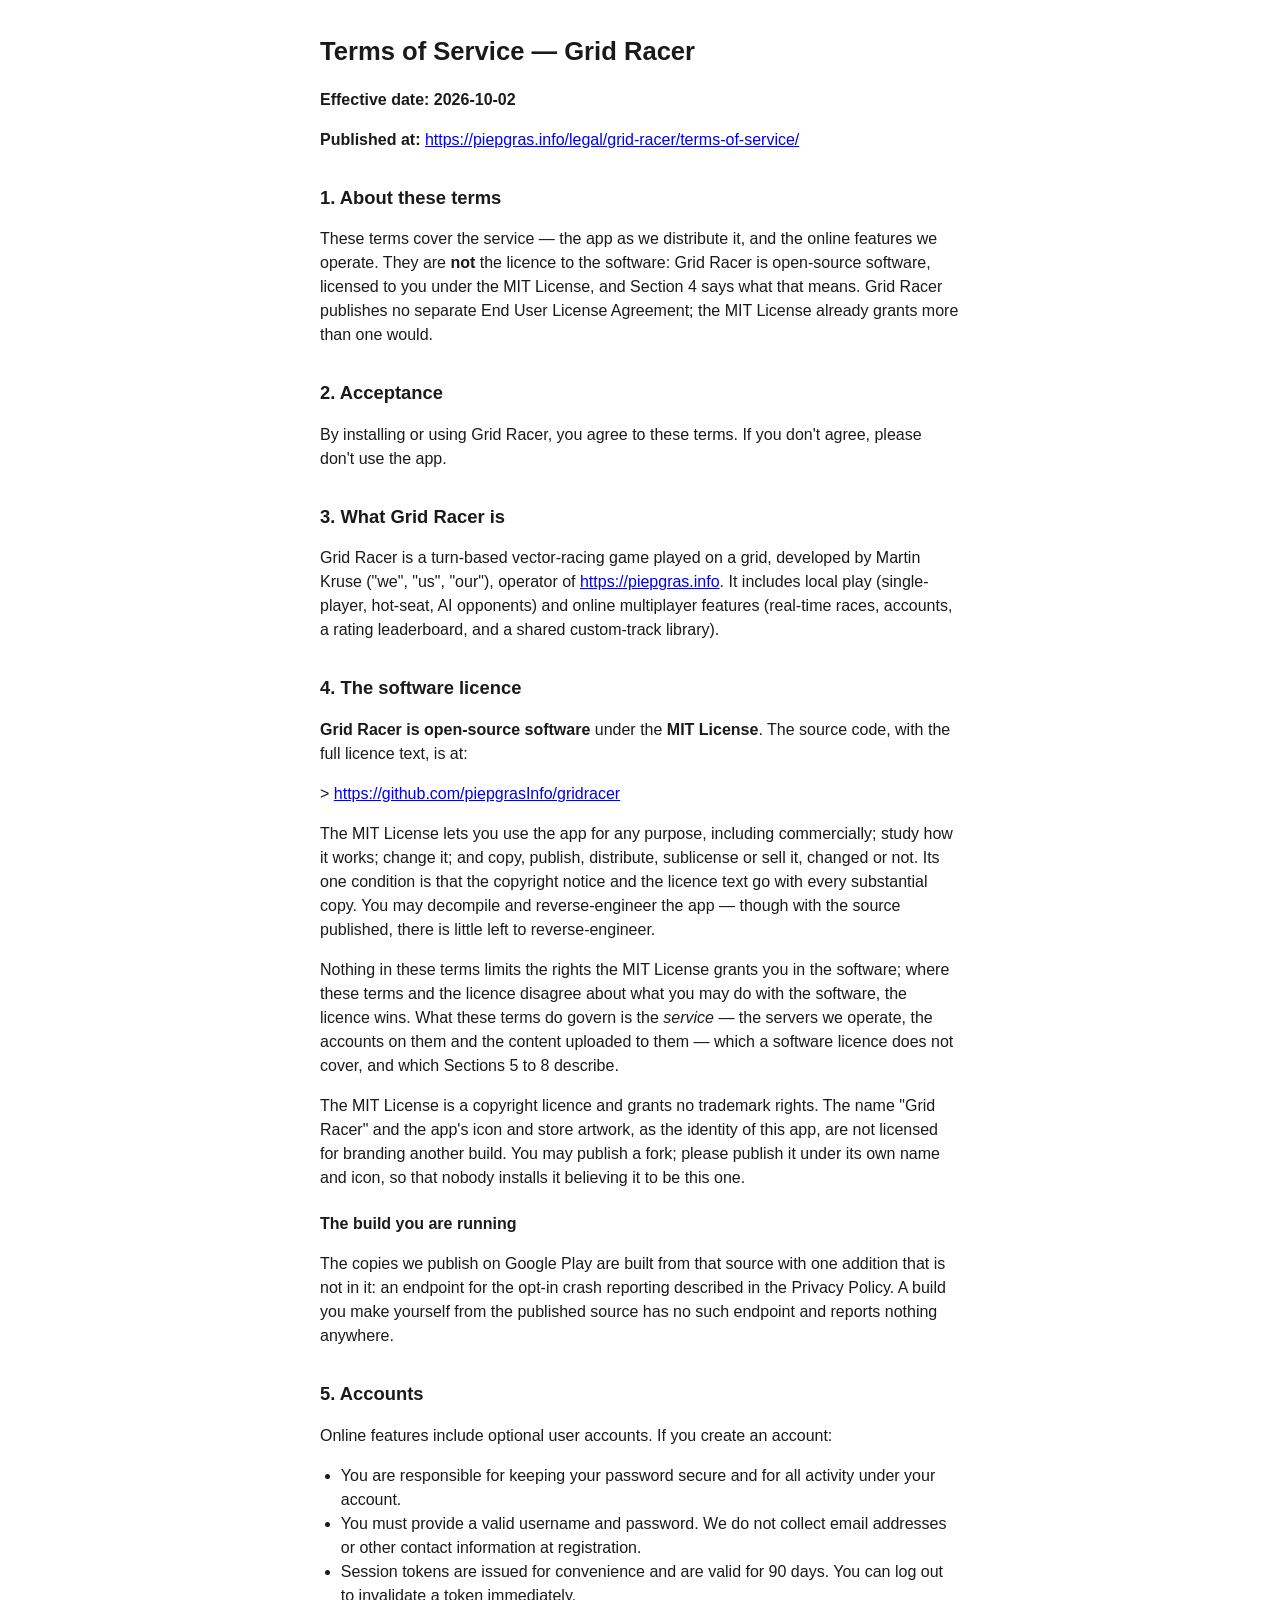
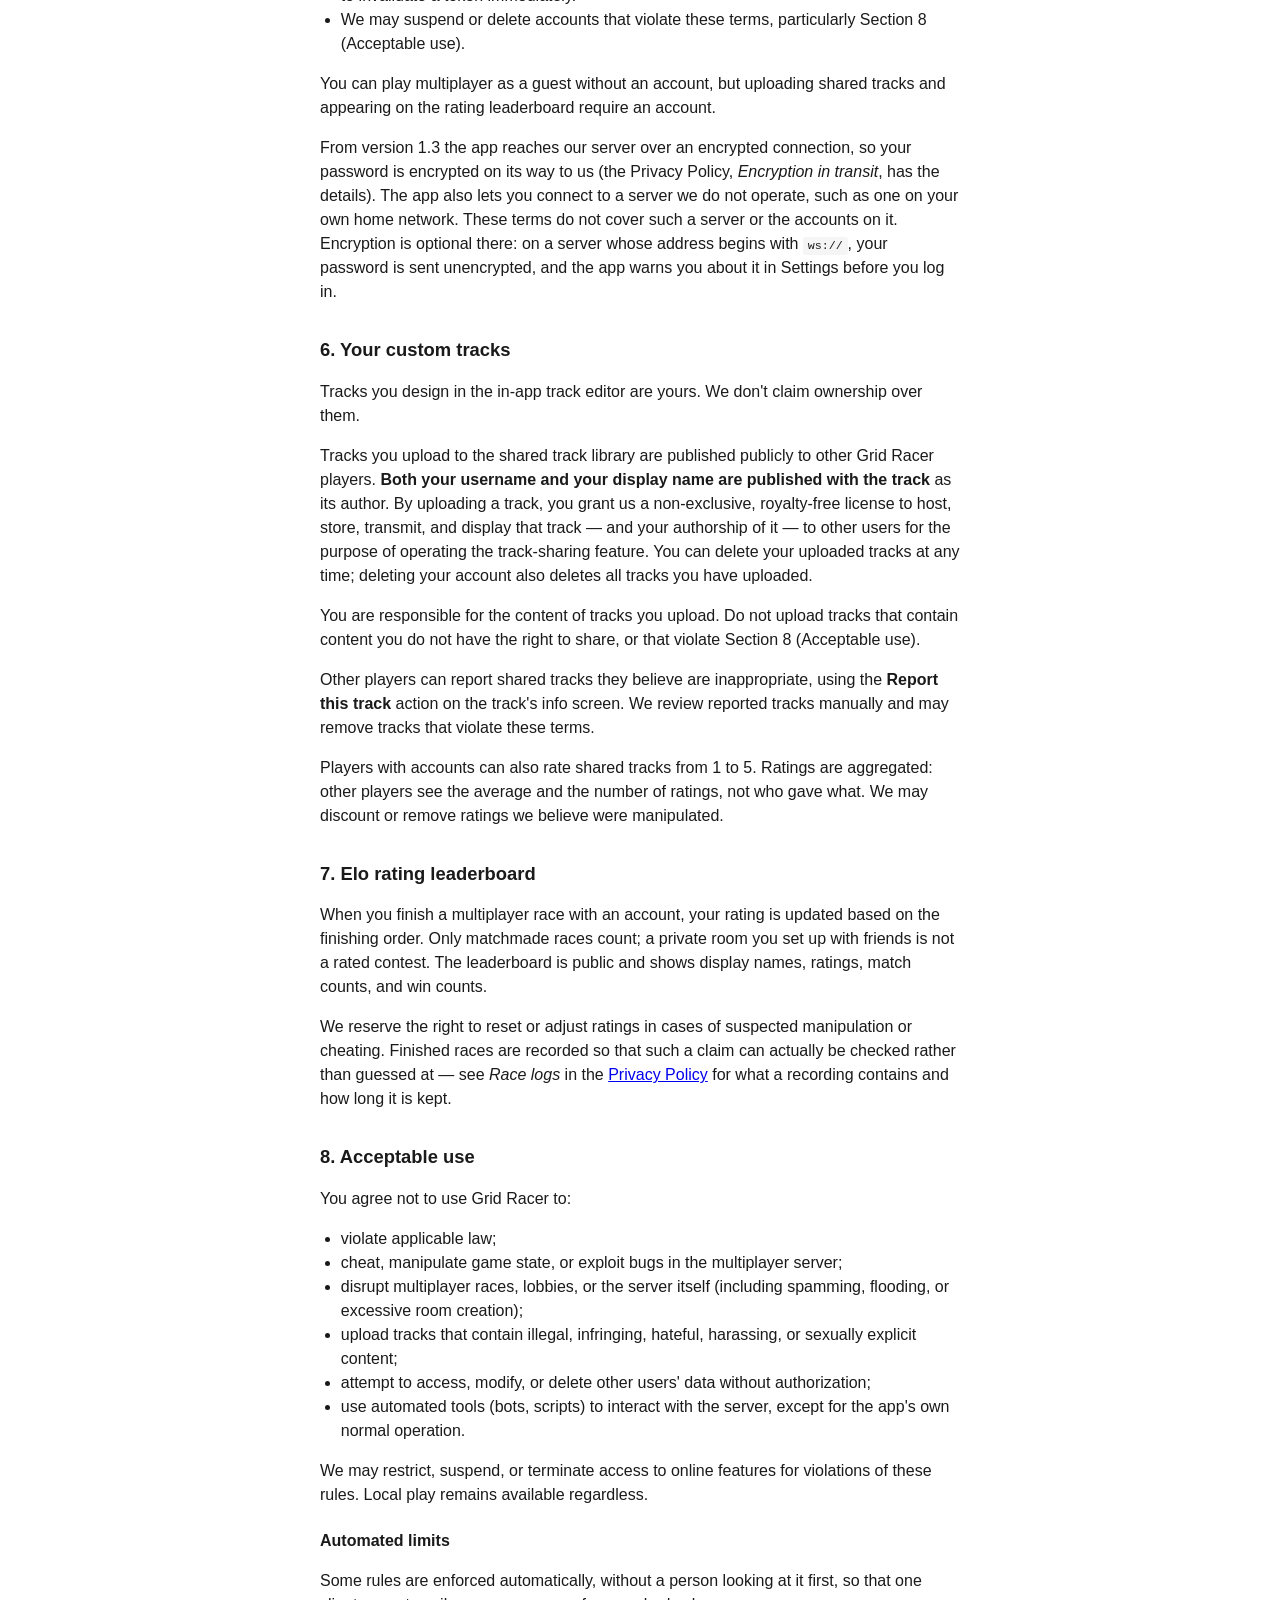
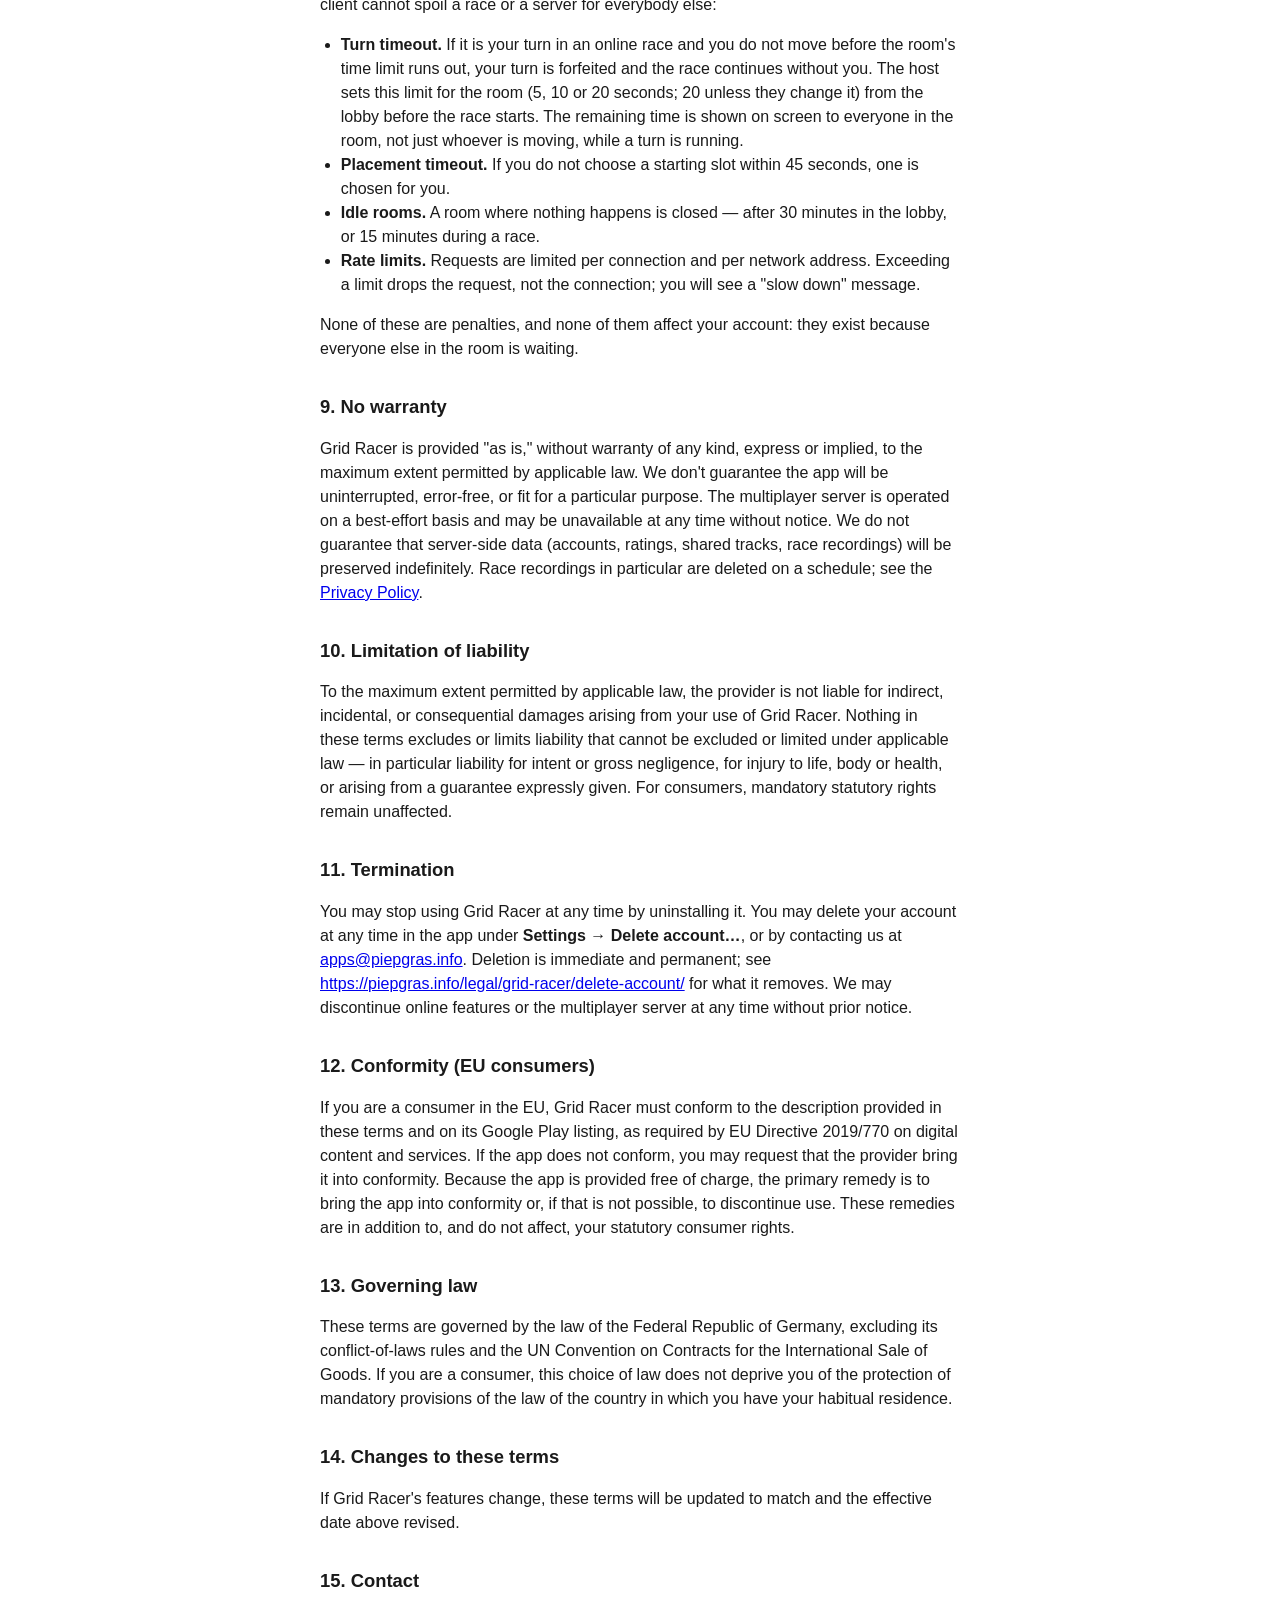
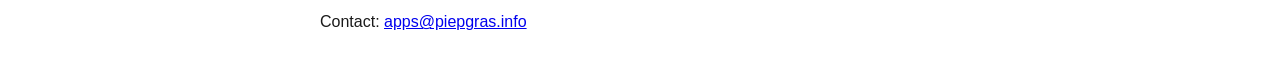
<file: legal/terms-of-service.html>
<!doctype html>
<html lang="en">
<head>
<meta charset="utf-8">
<meta name="viewport" content="width=device-width, initial-scale=1">
<title>Terms of Service — Grid Racer - Grid Racer</title>
<style>
  body { font-family: -apple-system, Segoe UI, Roboto, sans-serif; max-width: 40rem;
         margin: 2rem auto; padding: 0 1rem; line-height: 1.5; color: #1a1a1a; }
  h1 { font-size: 1.6rem; }
  h2 { font-size: 1.15rem; margin-top: 2rem; }
  h3 { font-size: 1rem; margin-top: 1.4rem; }
  ul { padding-left: 1.3rem; }
  code { background: #f5f5f5; padding: 0.1rem 0.3rem; border-radius: 3px; font-size: 0.9em; }
  @media (prefers-color-scheme: dark) {
    body { background: #16181c; color: #e6e6e6; }
    code { background: #22252b; }
    a { color: #7fb0ff; }
  }
</style>
</head>
<body>
<h1>Terms of Service — Grid Racer</h1>
<p><strong>Effective date: 2026-10-02</strong></p>
<p><strong>Published at:</strong> <a href="https://piepgras.info/legal/grid-racer/terms-of-service/" target="_blank" rel="noopener">https://piepgras.info/legal/grid-racer/terms-of-service/</a></p>
<h2>1. About these terms</h2>
<p>These terms cover the service — the app as we distribute it, and the online features we operate. They are <strong>not</strong> the licence to the software: Grid Racer is open-source software, licensed to you under the MIT License, and Section 4 says what that means. Grid Racer publishes no separate End User License Agreement; the MIT License already grants more than one would.</p>
<h2>2. Acceptance</h2>
<p>By installing or using Grid Racer, you agree to these terms. If you don&#x27;t agree, please don&#x27;t use the app.</p>
<h2>3. What Grid Racer is</h2>
<p>Grid Racer is a turn-based vector-racing game played on a grid, developed by Martin Kruse (&quot;we&quot;, &quot;us&quot;, &quot;our&quot;), operator of <a href="https://piepgras.info" target="_blank" rel="noopener">https://piepgras.info</a>. It includes local play (single-player, hot-seat, AI opponents) and online multiplayer features (real-time races, accounts, a rating leaderboard, and a shared custom-track library).</p>
<h2>4. The software licence</h2>
<p><strong>Grid Racer is open-source software</strong> under the <strong>MIT License</strong>. The source code, with the full licence text, is at:</p>
<p>&gt; <a href="https://github.com/piepgrasInfo/gridracer" target="_blank" rel="noopener">https://github.com/piepgrasInfo/gridracer</a></p>
<p>The MIT License lets you use the app for any purpose, including commercially; study how it works; change it; and copy, publish, distribute, sublicense or sell it, changed or not. Its one condition is that the copyright notice and the licence text go with every substantial copy. You may decompile and reverse-engineer the app — though with the source published, there is little left to reverse-engineer.</p>
<p>Nothing in these terms limits the rights the MIT License grants you in the software; where these terms and the licence disagree about what you may do with the software, the licence wins. What these terms do govern is the <em>service</em> — the servers we operate, the accounts on them and the content uploaded to them — which a software licence does not cover, and which Sections 5 to 8 describe.</p>
<p>The MIT License is a copyright licence and grants no trademark rights. The name &quot;Grid Racer&quot; and the app&#x27;s icon and store artwork, as the identity of this app, are not licensed for branding another build. You may publish a fork; please publish it under its own name and icon, so that nobody installs it believing it to be this one.</p>
<h3>The build you are running</h3>
<p>The copies we publish on Google Play are built from that source with one addition that is not in it: an endpoint for the opt-in crash reporting described in the Privacy Policy. A build you make yourself from the published source has no such endpoint and reports nothing anywhere.</p>
<h2>5. Accounts</h2>
<p>Online features include optional user accounts. If you create an account:</p>
<ul>
<li>You are responsible for keeping your password secure and for all activity under your account.</li>
<li>You must provide a valid username and password. We do not collect email addresses or other contact information at registration.</li>
<li>Session tokens are issued for convenience and are valid for 90 days. You can log out to invalidate a token immediately.</li>
<li>We may suspend or delete accounts that violate these terms, particularly Section 8 (Acceptable use).</li>
</ul>
<p>You can play multiplayer as a guest without an account, but uploading shared tracks and appearing on the rating leaderboard require an account.</p>
<p>From version 1.3 the app reaches our server over an encrypted connection, so your password is encrypted on its way to us (the Privacy Policy, <em>Encryption in transit</em>, has the details). The app also lets you connect to a server we do not operate, such as one on your own home network. These terms do not cover such a server or the accounts on it. Encryption is optional there: on a server whose address begins with <code>ws://</code>, your password is sent unencrypted, and the app warns you about it in Settings before you log in.</p>
<h2>6. Your custom tracks</h2>
<p>Tracks you design in the in-app track editor are yours. We don&#x27;t claim ownership over them.</p>
<p>Tracks you upload to the shared track library are published publicly to other Grid Racer players. <strong>Both your username and your display name are published with the track</strong> as its author. By uploading a track, you grant us a non-exclusive, royalty-free license to host, store, transmit, and display that track — and your authorship of it — to other users for the purpose of operating the track-sharing feature. You can delete your uploaded tracks at any time; deleting your account also deletes all tracks you have uploaded.</p>
<p>You are responsible for the content of tracks you upload. Do not upload tracks that contain content you do not have the right to share, or that violate Section 8 (Acceptable use).</p>
<p>Other players can report shared tracks they believe are inappropriate, using the <strong>Report this track</strong> action on the track&#x27;s info screen. We review reported tracks manually and may remove tracks that violate these terms.</p>
<p>Players with accounts can also rate shared tracks from 1 to 5. Ratings are aggregated: other players see the average and the number of ratings, not who gave what. We may discount or remove ratings we believe were manipulated.</p>
<h2>7. Elo rating leaderboard</h2>
<p>When you finish a multiplayer race with an account, your rating is updated based on the finishing order. Only matchmade races count; a private room you set up with friends is not a rated contest. The leaderboard is public and shows display names, ratings, match counts, and win counts.</p>
<p>We reserve the right to reset or adjust ratings in cases of suspected manipulation or cheating. Finished races are recorded so that such a claim can actually be checked rather than guessed at — see <em>Race logs</em> in the <a href="privacy-policy.html">Privacy Policy</a> for what a recording contains and how long it is kept.</p>
<h2>8. Acceptable use</h2>
<p>You agree not to use Grid Racer to:</p>
<ul>
<li>violate applicable law;</li>
<li>cheat, manipulate game state, or exploit bugs in the multiplayer server;</li>
<li>disrupt multiplayer races, lobbies, or the server itself (including spamming, flooding, or excessive room creation);</li>
<li>upload tracks that contain illegal, infringing, hateful, harassing, or sexually explicit content;</li>
<li>attempt to access, modify, or delete other users&#x27; data without authorization;</li>
<li>use automated tools (bots, scripts) to interact with the server, except for the app&#x27;s own normal operation.</li>
</ul>
<p>We may restrict, suspend, or terminate access to online features for violations of these rules. Local play remains available regardless.</p>
<h3>Automated limits</h3>
<p>Some rules are enforced automatically, without a person looking at it first, so that one client cannot spoil a race or a server for everybody else:</p>
<ul>
<li><strong>Turn timeout.</strong> If it is your turn in an online race and you do not move before the room&#x27;s time limit runs out, your turn is forfeited and the race continues without you. The host sets this limit for the room (5, 10 or 20 seconds; 20 unless they change it) from the lobby before the race starts. The remaining time is shown on screen to everyone in the room, not just whoever is moving, while a turn is running.</li>
<li><strong>Placement timeout.</strong> If you do not choose a starting slot within 45 seconds, one is chosen for you.</li>
<li><strong>Idle rooms.</strong> A room where nothing happens is closed — after 30 minutes in the lobby, or 15 minutes during a race.</li>
<li><strong>Rate limits.</strong> Requests are limited per connection and per network address. Exceeding a limit drops the request, not the connection; you will see a &quot;slow down&quot; message.</li>
</ul>
<p>None of these are penalties, and none of them affect your account: they exist because everyone else in the room is waiting.</p>
<h2>9. No warranty</h2>
<p>Grid Racer is provided &quot;as is,&quot; without warranty of any kind, express or implied, to the maximum extent permitted by applicable law. We don&#x27;t guarantee the app will be uninterrupted, error-free, or fit for a particular purpose. The multiplayer server is operated on a best-effort basis and may be unavailable at any time without notice. We do not guarantee that server-side data (accounts, ratings, shared tracks, race recordings) will be preserved indefinitely. Race recordings in particular are deleted on a schedule; see the <a href="privacy-policy.html">Privacy Policy</a>.</p>
<h2>10. Limitation of liability</h2>
<p>To the maximum extent permitted by applicable law, the provider is not liable for indirect, incidental, or consequential damages arising from your use of Grid Racer. Nothing in these terms excludes or limits liability that cannot be excluded or limited under applicable law — in particular liability for intent or gross negligence, for injury to life, body or health, or arising from a guarantee expressly given. For consumers, mandatory statutory rights remain unaffected.</p>
<h2>11. Termination</h2>
<p>You may stop using Grid Racer at any time by uninstalling it. You may delete your account at any time in the app under <strong>Settings → Delete account…</strong>, or by contacting us at <a href="mailto:apps@piepgras.info">apps@piepgras.info</a>. Deletion is immediate and permanent; see <a href="https://piepgras.info/legal/grid-racer/delete-account/" target="_blank" rel="noopener">https://piepgras.info/legal/grid-racer/delete-account/</a> for what it removes. We may discontinue online features or the multiplayer server at any time without prior notice.</p>
<h2>12. Conformity (EU consumers)</h2>
<p>If you are a consumer in the EU, Grid Racer must conform to the description provided in these terms and on its Google Play listing, as required by EU Directive 2019/770 on digital content and services. If the app does not conform, you may request that the provider bring it into conformity. Because the app is provided free of charge, the primary remedy is to bring the app into conformity or, if that is not possible, to discontinue use. These remedies are in addition to, and do not affect, your statutory consumer rights.</p>
<h2>13. Governing law</h2>
<p>These terms are governed by the law of the Federal Republic of Germany, excluding its conflict-of-laws rules and the UN Convention on Contracts for the International Sale of Goods. If you are a consumer, this choice of law does not deprive you of the protection of mandatory provisions of the law of the country in which you have your habitual residence.</p>
<h2>14. Changes to these terms</h2>
<p>If Grid Racer&#x27;s features change, these terms will be updated to match and the effective date above revised.</p>
<h2>15. Contact</h2>
<p>Contact: <a href="mailto:apps@piepgras.info">apps@piepgras.info</a></p>
</body>
</html>
</file>
